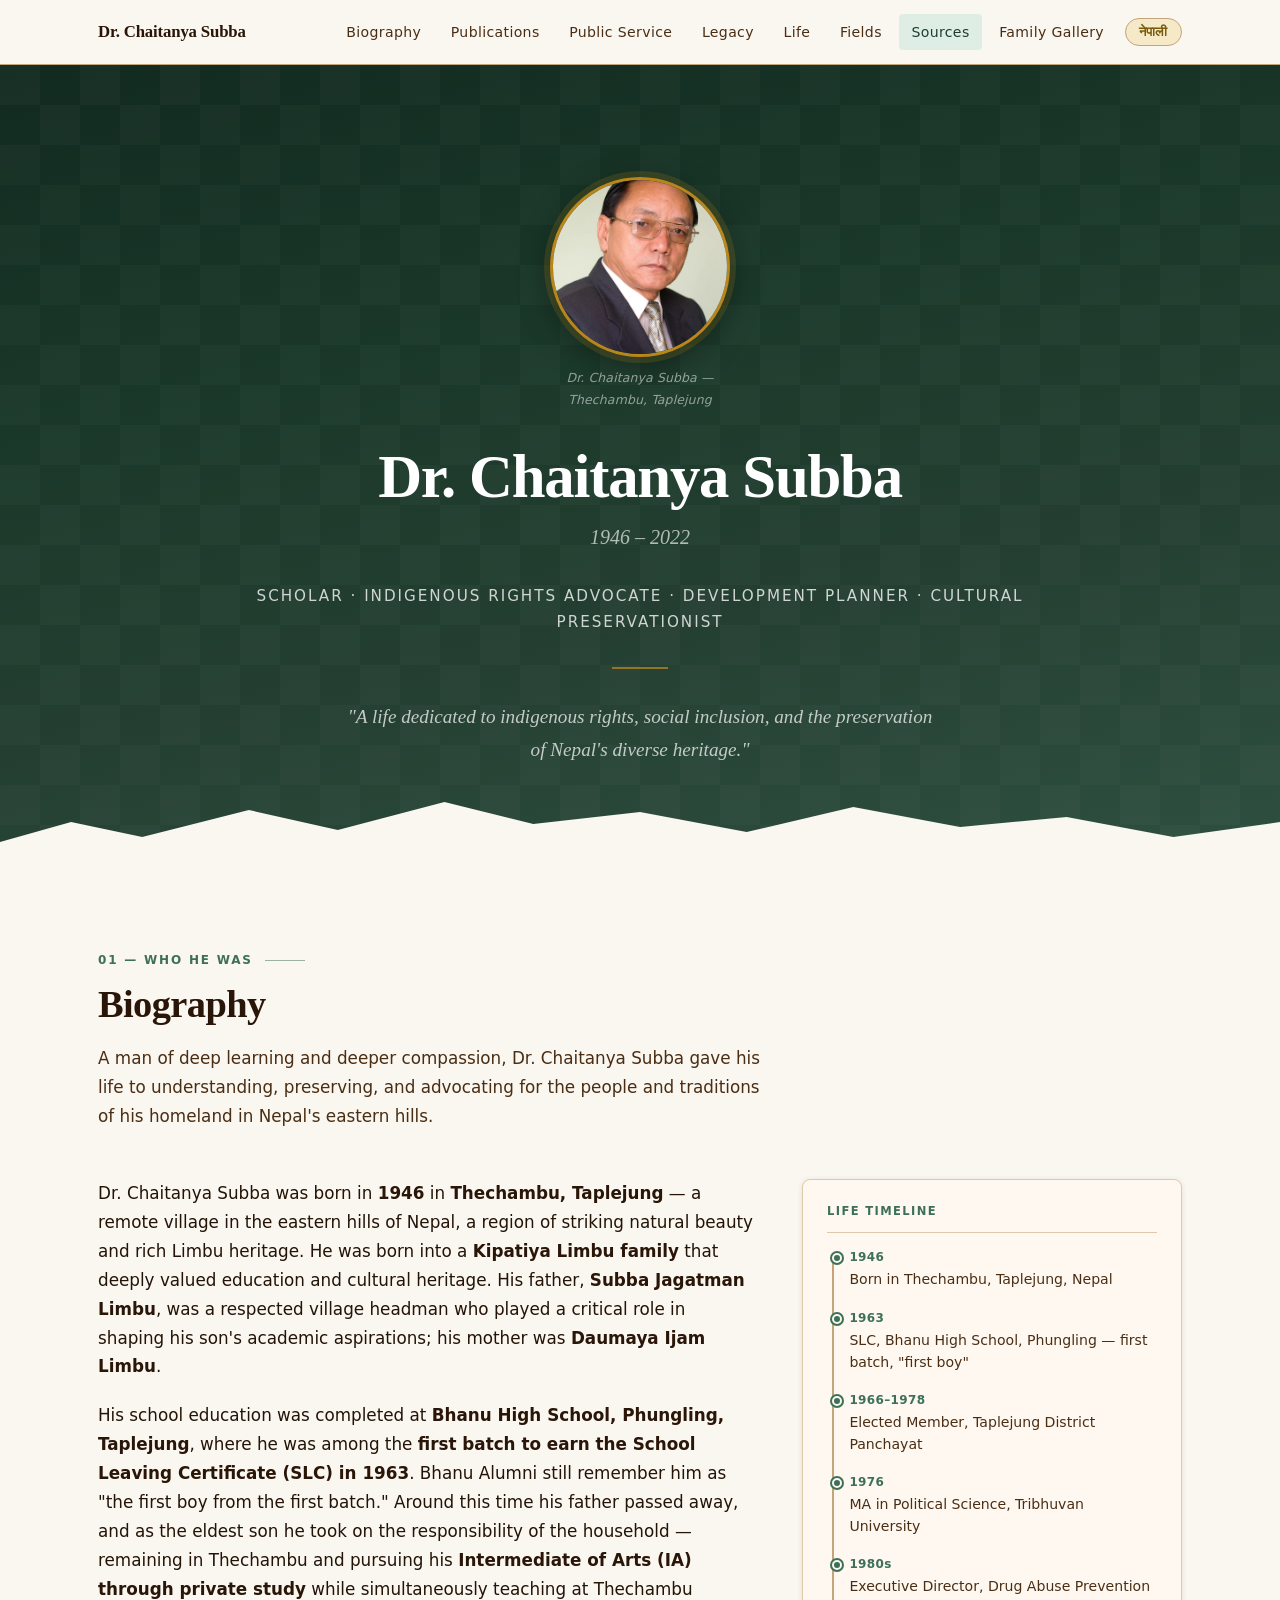
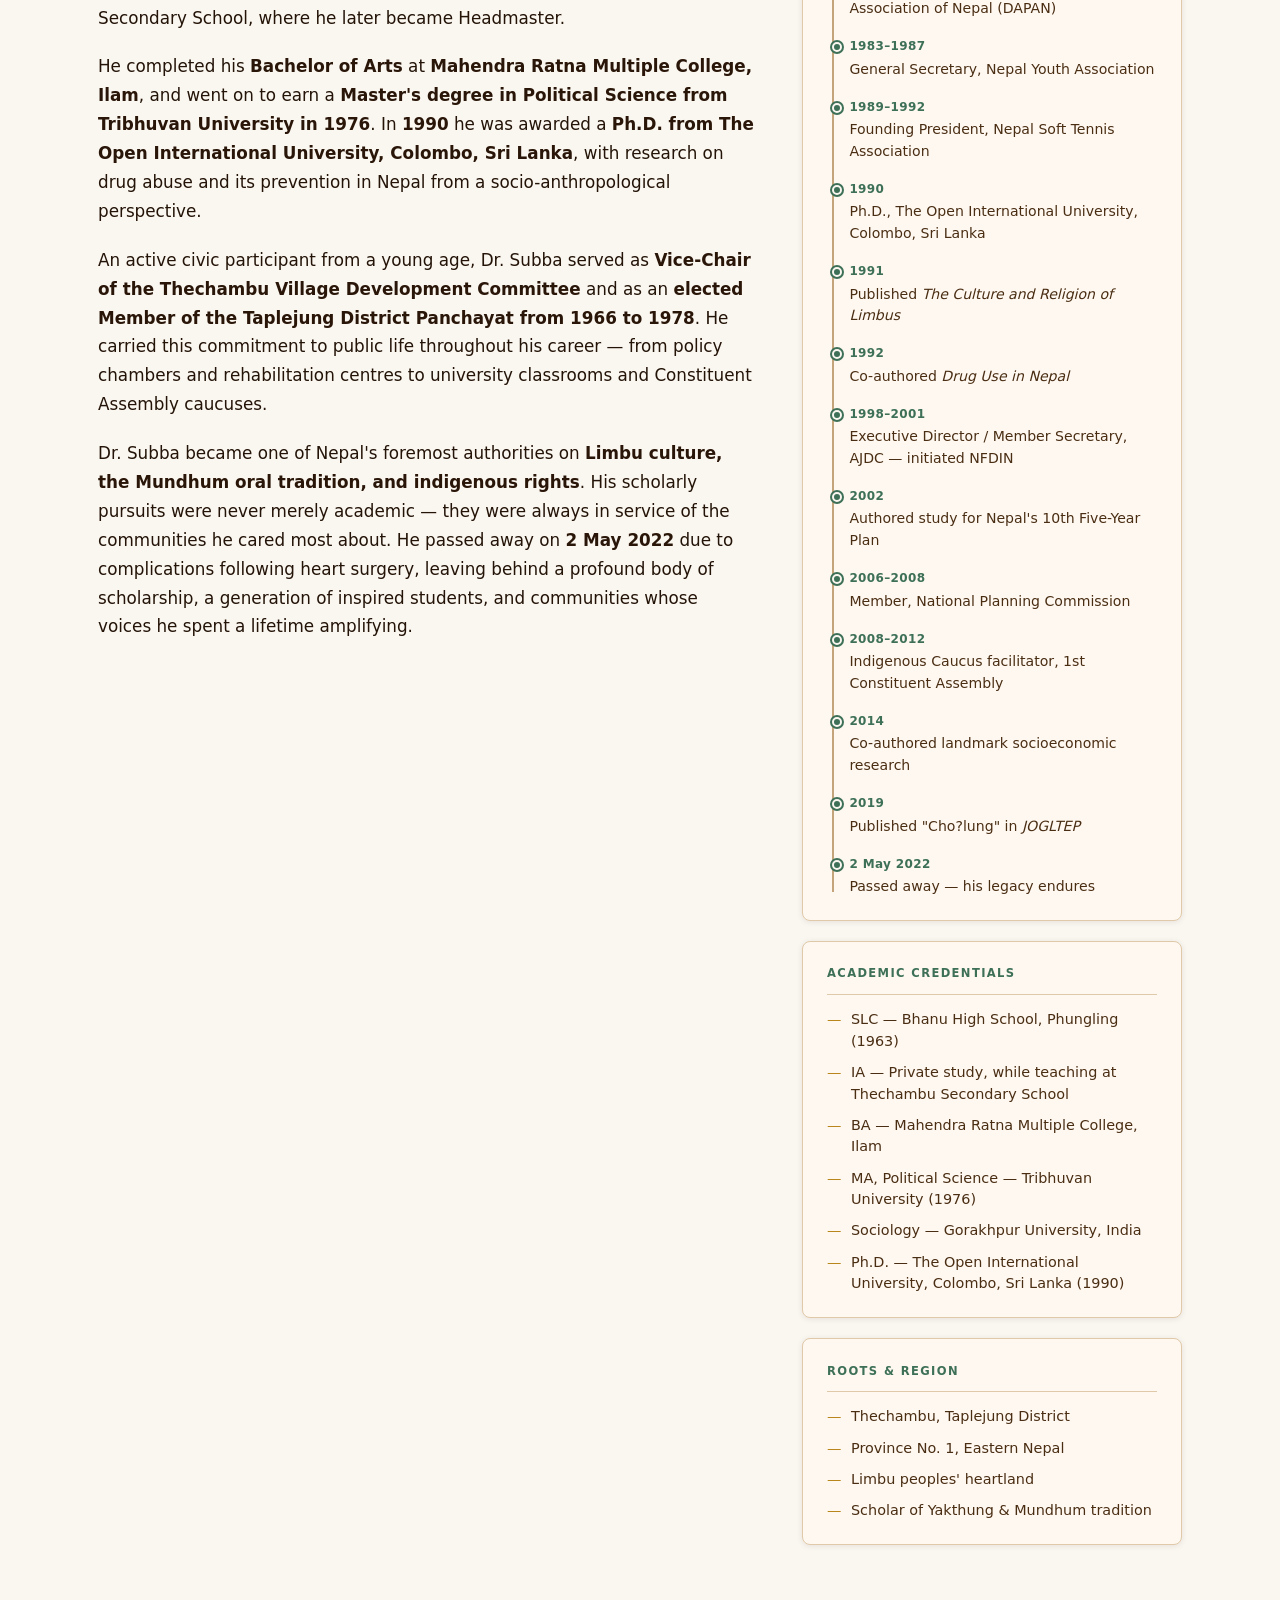
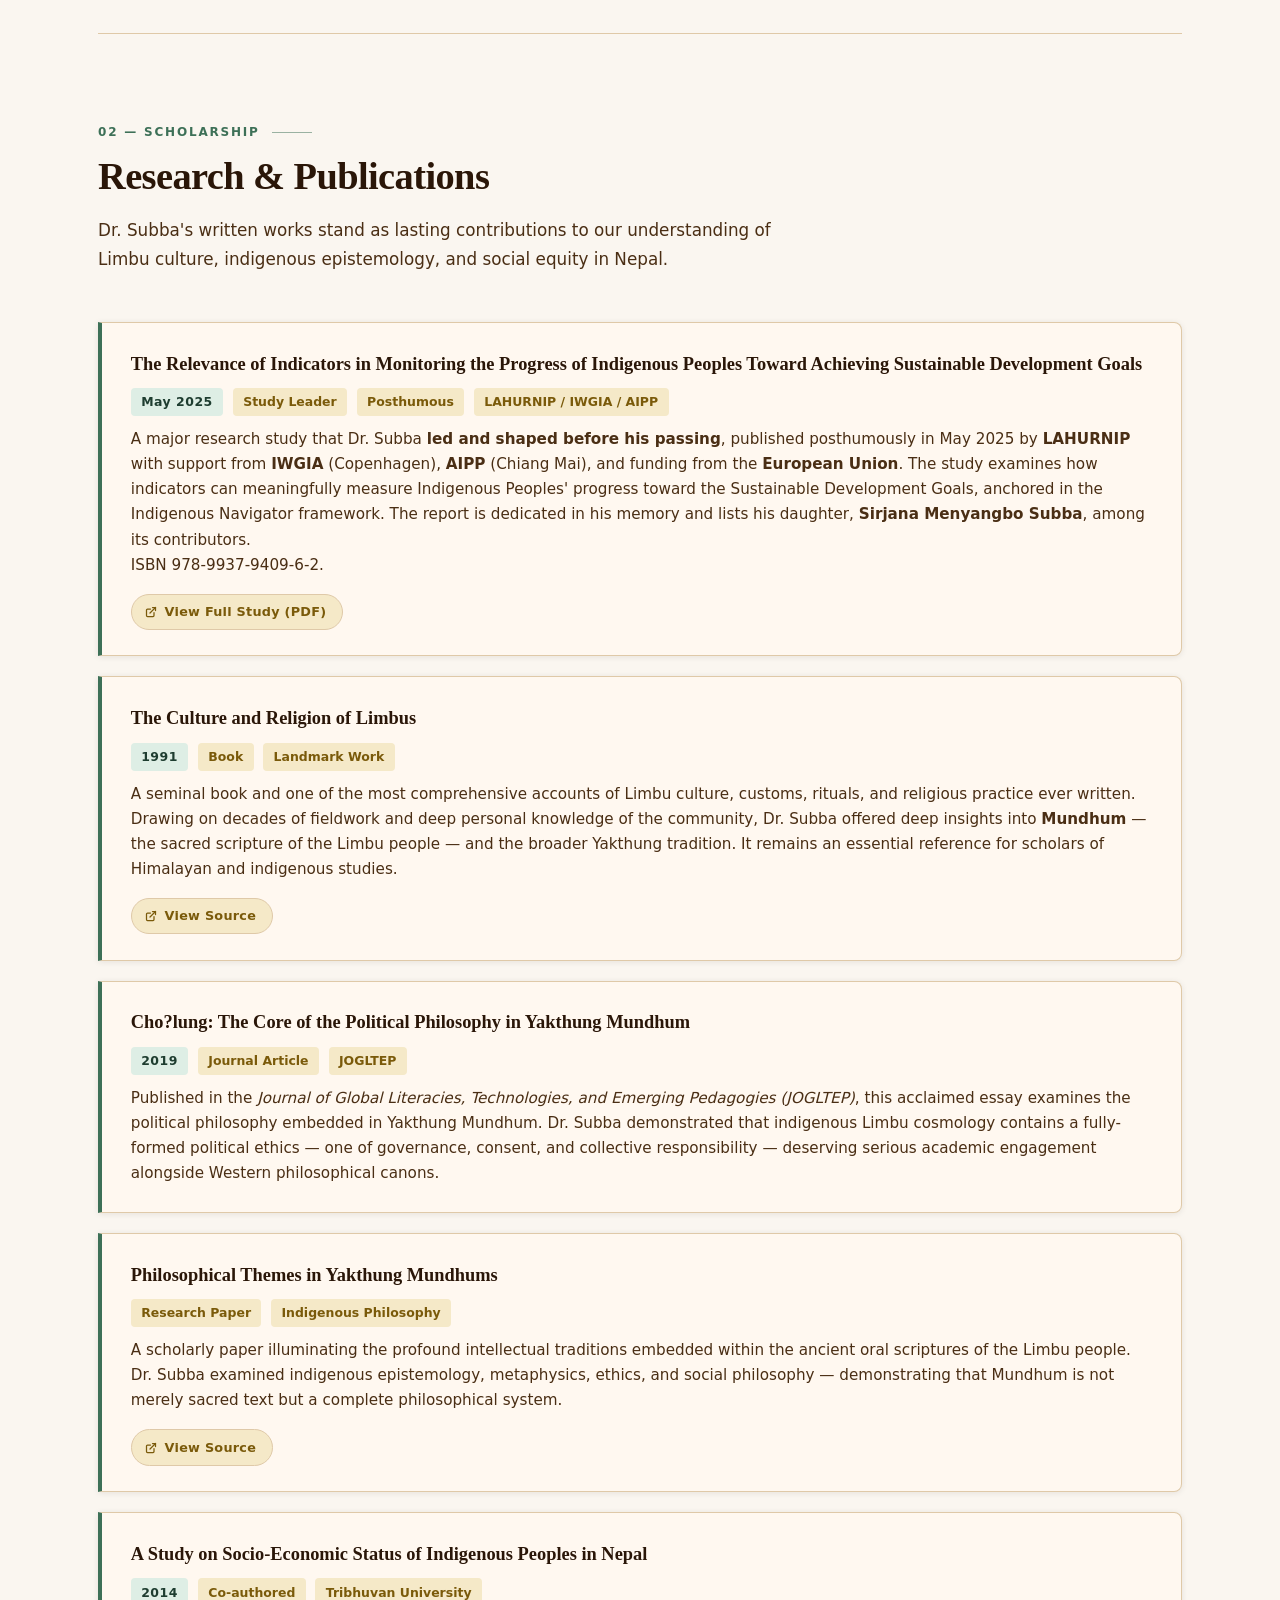
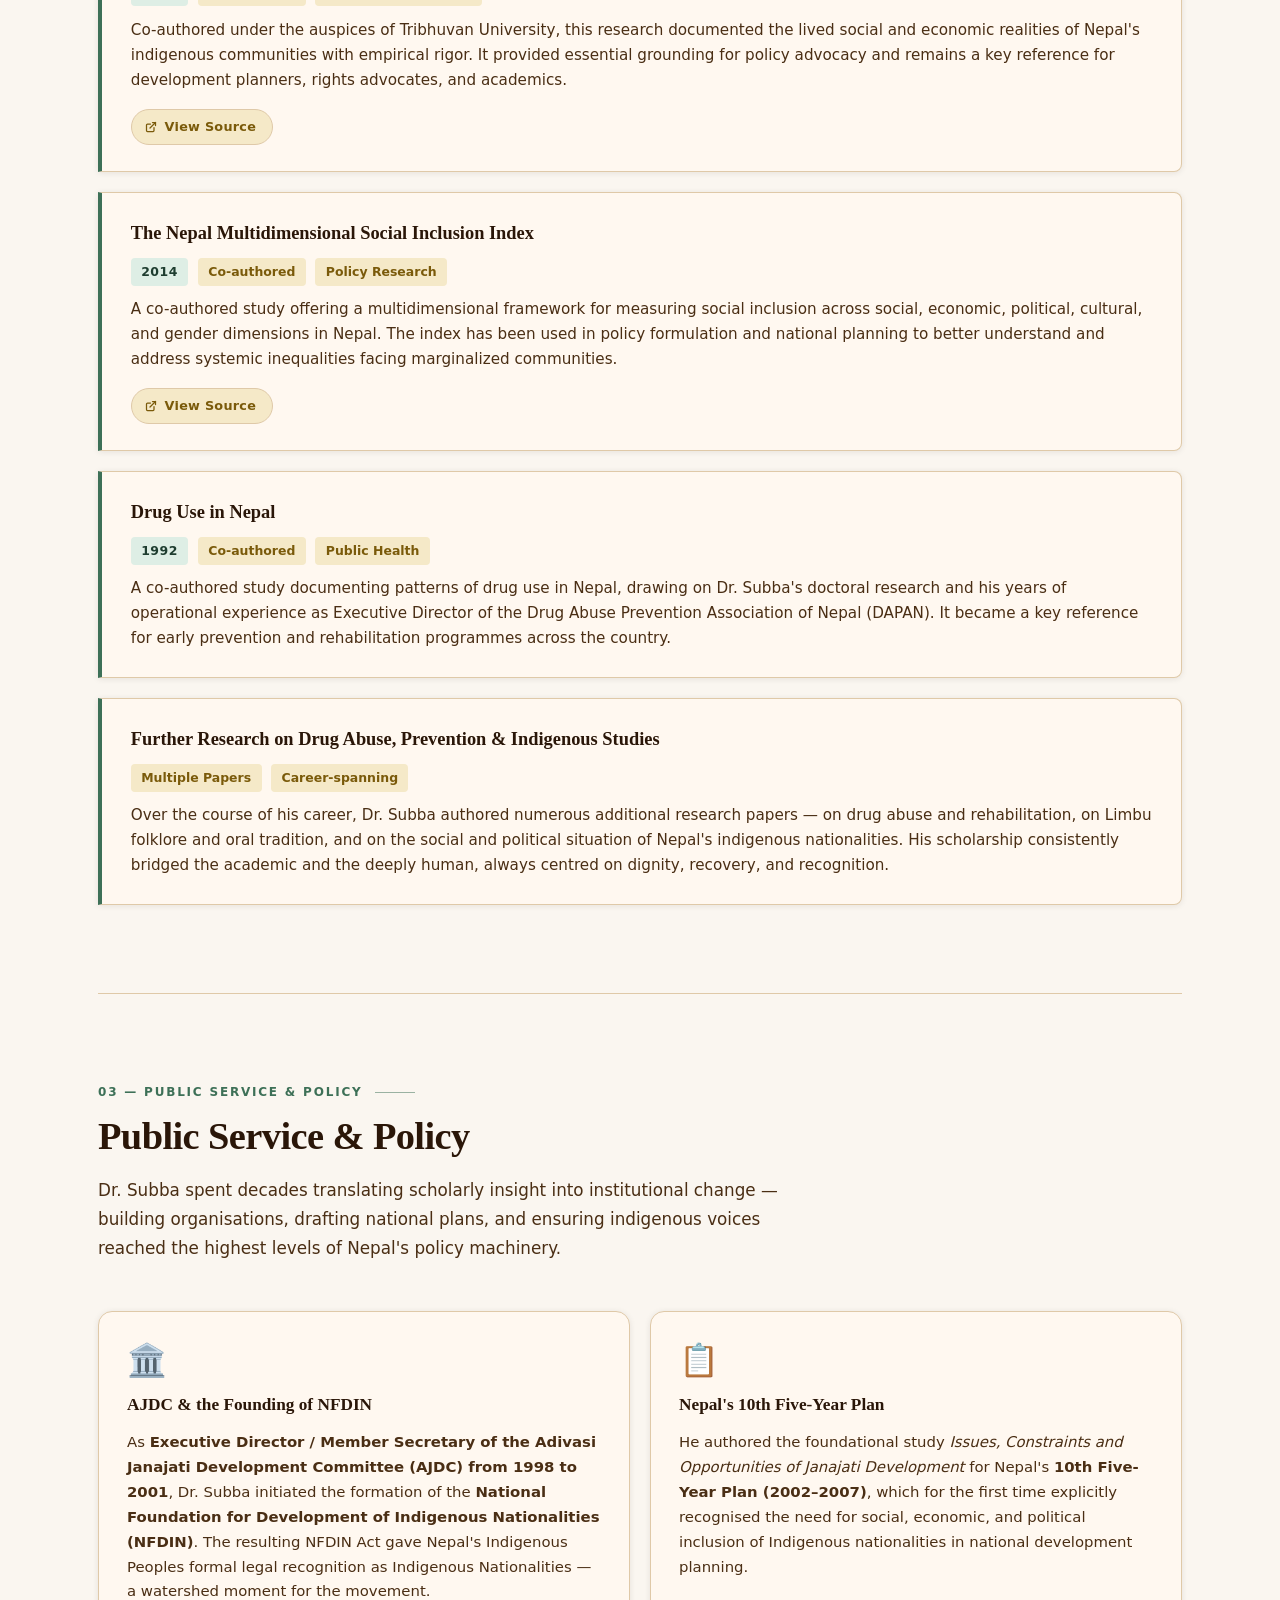
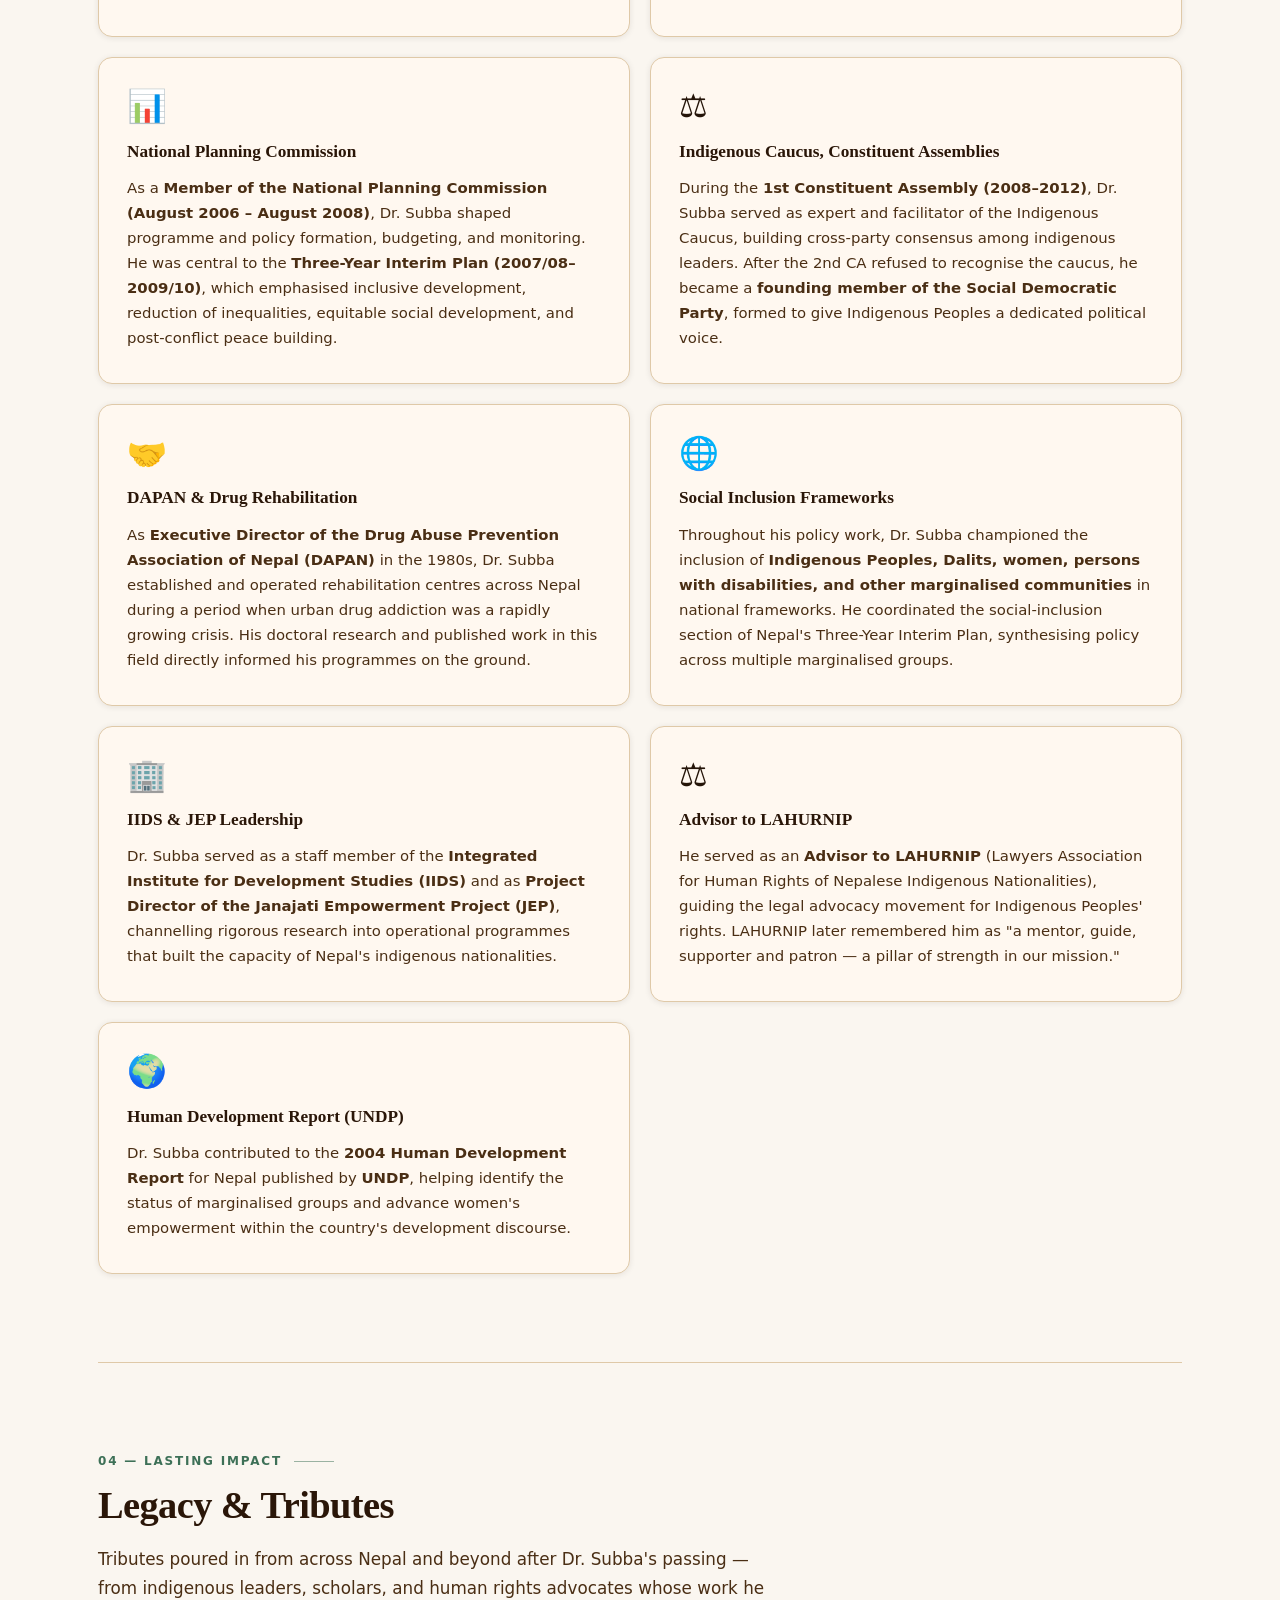
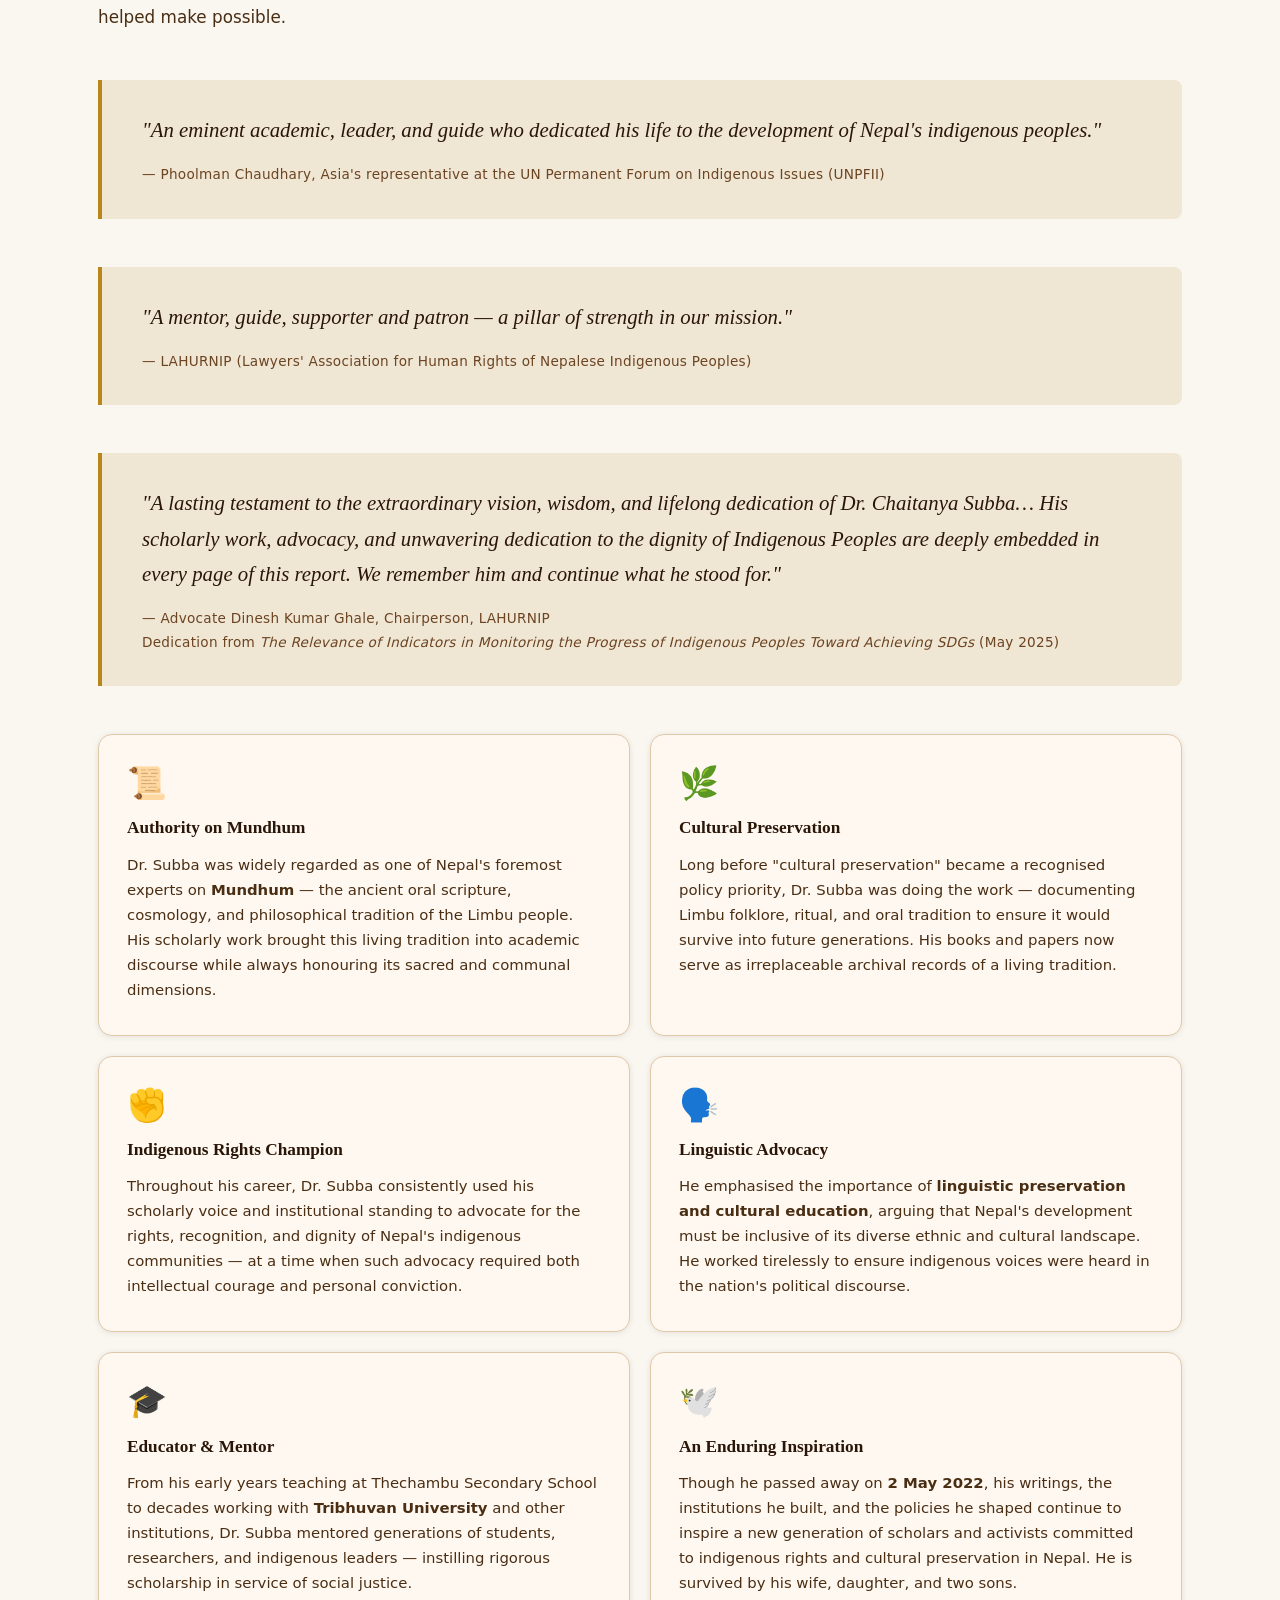
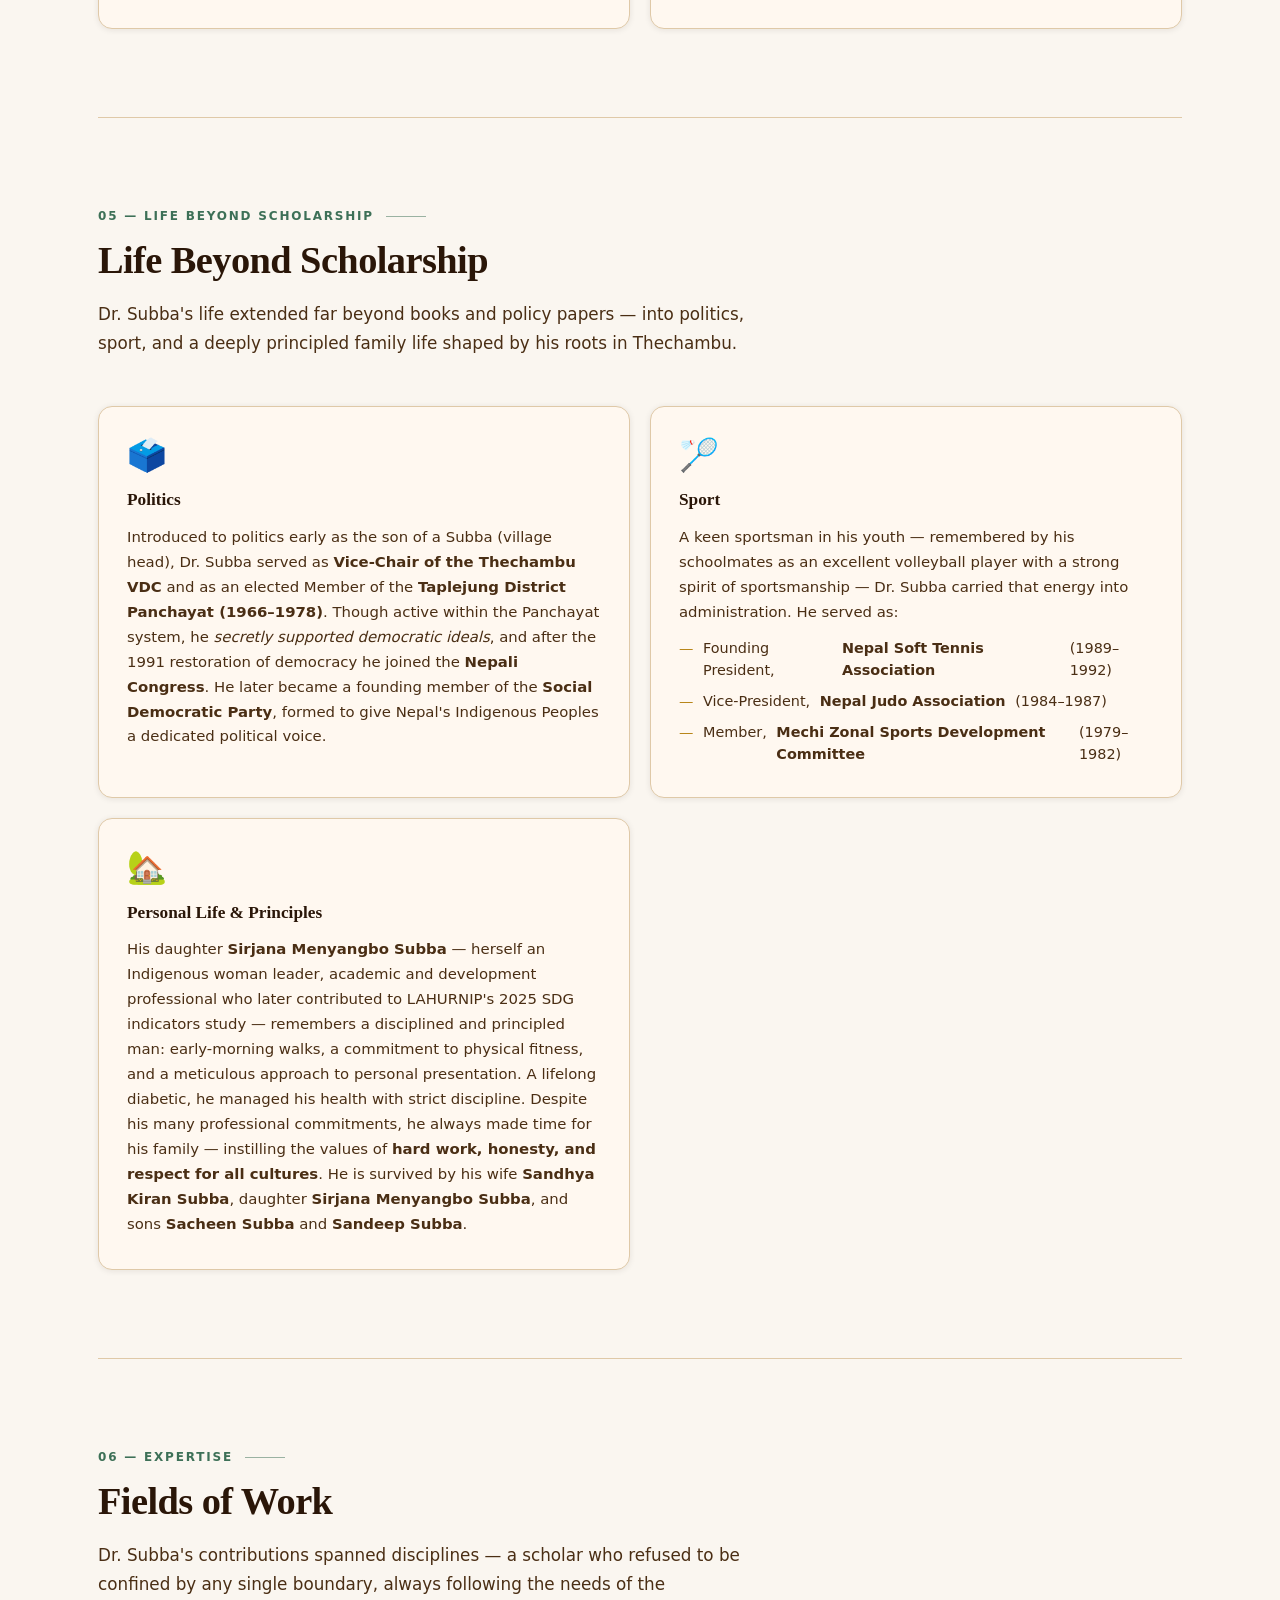
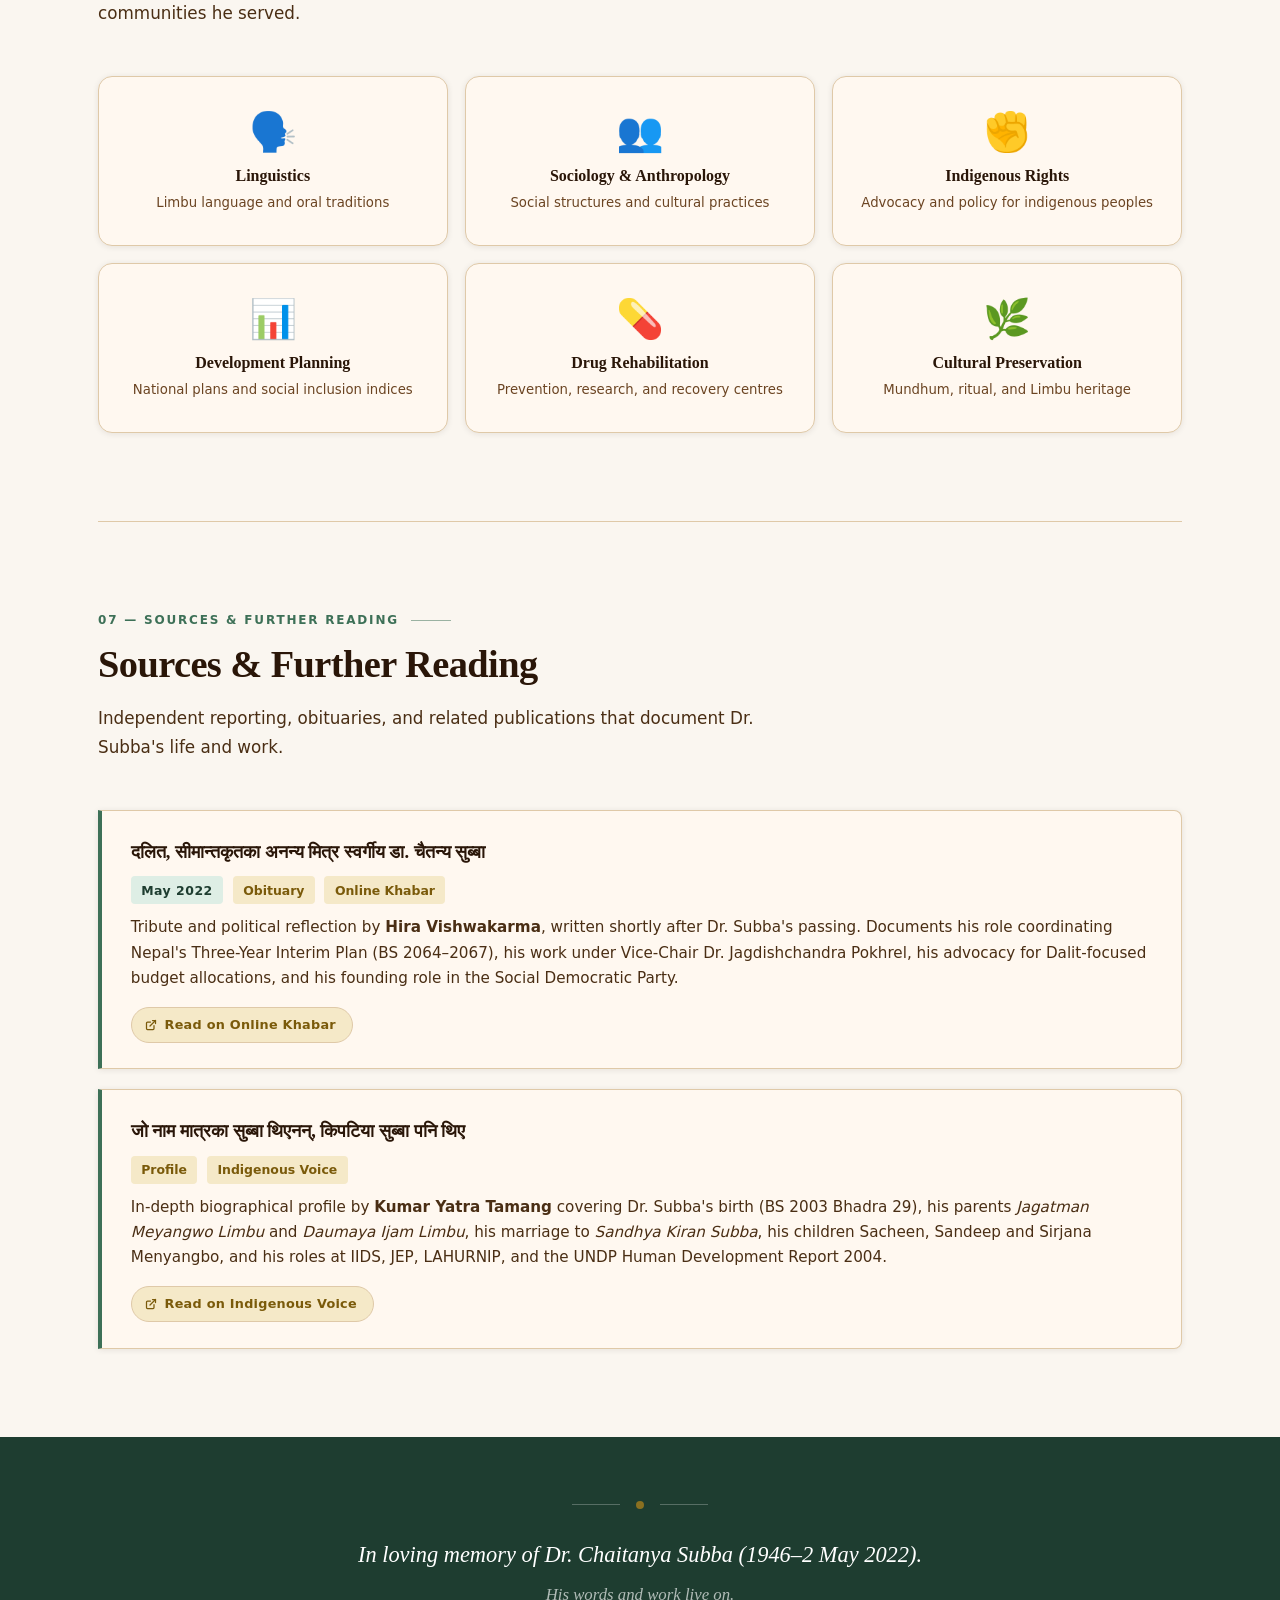
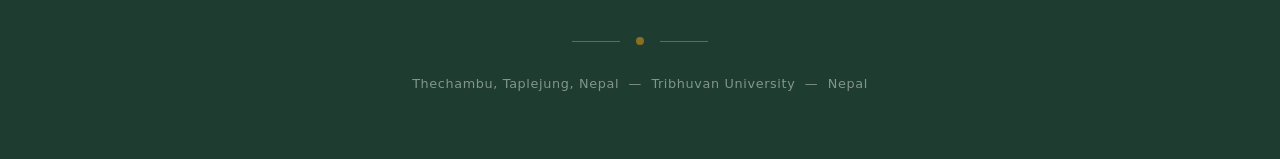
<file: index.html>
<!DOCTYPE html>
<html lang="en">
<head>
  <meta charset="UTF-8">
  <meta name="viewport" content="width=device-width, initial-scale=1.0">
  <meta name="description" content="A tribute to Dr. Chaitanya Subba (1946–2022) — Nepali scholar, linguist, and indigenous rights advocate from Thechambu, Taplejung, Nepal.">
  <title>Dr. Chaitanya Subba — A Living Legacy (1946–2022)</title>
  <style>
    /* ============================================================
       RESET & CUSTOM PROPERTIES
    ============================================================ */
    *, *::before, *::after {
      box-sizing: border-box;
      margin: 0;
      padding: 0;
    }

    :root {
      --bg:            #faf6f0;
      --surface:       #fff8f0;
      --surface-alt:   #f0e6d4;
      --border:        #c4a47a;
      --border-light:  #dfc9a8;

      --text:          #241408;
      --text-muted:    #4a2e14;
      --text-light:    #6b4422;

      --green:         #1e3d30;
      --green-mid:     #2d5a44;
      --green-soft:    #3d7057;
      --green-pale:    #deeee5;

      --gold:          #7a5a0a;
      --gold-bright:   #b8861a;
      --gold-pale:     #f5e9c8;

      --accent:        #4a2e14;
      --accent-dark:   #2a1608;

      --font-serif: Georgia, 'Times New Roman', Times, serif;
      --font-sans:  system-ui, -apple-system, BlinkMacSystemFont, 'Segoe UI', Roboto, 'Helvetica Neue', sans-serif;

      --radius-sm: 4px;
      --radius:    8px;
      --radius-lg: 14px;

      --shadow-sm: 0 1px 6px rgba(36,20,8,0.09);
      --shadow:    0 3px 14px rgba(36,20,8,0.12);
      --shadow-lg: 0 6px 28px rgba(36,20,8,0.18);

      --nav-h: 64px;
    }

    /* ============================================================
       BASE
    ============================================================ */
    html {
      scroll-behavior: smooth;
      font-size: 16px;
    }

    body {
      background: var(--bg);
      color: var(--text);
      font-family: var(--font-sans);
      line-height: 1.72;
    }

    img {
      max-width: 100%;
      display: block;
    }

    /* ============================================================
       SKIP LINK
    ============================================================ */
    .skip-link {
      position: absolute;
      top: -120%;
      left: 1rem;
      z-index: 10000;
      background: var(--green);
      color: #fff;
      padding: 0.6rem 1.4rem;
      font-size: 0.95rem;
      font-weight: 600;
      border-radius: 0 0 var(--radius) var(--radius);
      text-decoration: none;
      transition: top 0.18s ease;
    }
    .skip-link:focus {
      top: 0;
    }

    /* ============================================================
       FOCUS STYLE (WCAG 2.1 AA)
    ============================================================ */
    :focus-visible {
      outline: 3px solid var(--gold-bright);
      outline-offset: 3px;
      border-radius: var(--radius-sm);
    }

    /* ============================================================
       NAVIGATION
    ============================================================ */
    .site-nav {
      position: sticky;
      top: 0;
      z-index: 500;
      background: rgba(250,246,240,0.96);
      border-bottom: 1px solid var(--border);
      backdrop-filter: blur(10px);
      -webkit-backdrop-filter: blur(10px);
    }

    .nav-inner {
      max-width: 1140px;
      margin: 0 auto;
      padding: 0 1.75rem;
      height: var(--nav-h);
      display: flex;
      align-items: center;
      justify-content: space-between;
      gap: 1rem;
    }

    .nav-brand {
      font-family: var(--font-serif);
      font-size: 1.05rem;
      font-weight: 700;
      color: var(--accent-dark);
      text-decoration: none;
      white-space: nowrap;
      letter-spacing: -0.01em;
    }
    .nav-brand:hover { color: var(--green); }

    .nav-links {
      list-style: none;
      display: flex;
      gap: 0.25rem;
    }

    .nav-links a {
      display: block;
      padding: 0.4rem 0.8rem;
      color: var(--text-muted);
      text-decoration: none;
      font-size: 0.88rem;
      font-weight: 500;
      letter-spacing: 0.025em;
      border-radius: var(--radius-sm);
      transition: background 0.15s, color 0.15s;
    }
    .nav-links a:hover,
    .nav-links a[aria-current="location"] {
      background: var(--green-pale);
      color: var(--green);
    }

    /* Hamburger */
    .nav-toggle {
      display: none;
      align-items: center;
      justify-content: center;
      background: none;
      border: 1px solid var(--border);
      border-radius: var(--radius-sm);
      padding: 0.4rem 0.5rem;
      cursor: pointer;
      color: var(--accent);
      transition: background 0.15s;
    }
    .nav-toggle:hover { background: var(--surface-alt); }

    /* Mobile nav drawer */
    @media (max-width: 720px) {
      .nav-toggle { display: flex; }

      .nav-links {
        display: none;
        position: absolute;
        top: var(--nav-h);
        left: 0; right: 0;
        background: var(--bg);
        border-bottom: 1px solid var(--border);
        flex-direction: column;
        padding: 0.75rem 1.25rem 1.25rem;
        gap: 0.1rem;
        box-shadow: var(--shadow);
      }
      .nav-links.is-open { display: flex; }
      .nav-links a { font-size: 0.95rem; padding: 0.55rem 0.8rem; }
    }

    /* ============================================================
       HERO
    ============================================================ */
    .hero {
      position: relative;
      background: linear-gradient(168deg, #122a20 0%, #1a3829 35%, #243f31 65%, #2e5040 100%);
      color: #fff;
      overflow: hidden;
      padding: 7rem 2rem 6rem;
      text-align: center;
    }

    /* Subtle texture overlay */
    .hero::before {
      content: '';
      position: absolute;
      inset: 0;
      background-image: url("data:image/svg+xml,%3Csvg xmlns='http://www.w3.org/2000/svg' width='80' height='80' viewBox='0 0 80 80'%3E%3Cg fill='%23ffffff' fill-opacity='0.025'%3E%3Cpath d='M0 0h40v40H0V0zm40 40h40v40H40V40z'/%3E%3C/g%3E%3C/svg%3E");
      pointer-events: none;
    }

    /* Mountain silhouette at base */
    .hero::after {
      content: '';
      position: absolute;
      bottom: 0; left: 0; right: 0;
      height: 60px;
      background: url("data:image/svg+xml,%3Csvg xmlns='http://www.w3.org/2000/svg' viewBox='0 0 1440 60' preserveAspectRatio='none'%3E%3Cpath d='M0,60 L0,40 L80,20 L160,35 L280,8 L380,28 L500,0 L600,22 L720,10 L840,30 L960,5 L1080,25 L1200,15 L1320,35 L1440,20 L1440,60 Z' fill='%23faf6f0'/%3E%3C/svg%3E") center bottom / 100% 100% no-repeat;
      pointer-events: none;
    }

    .hero-inner {
      position: relative;
      z-index: 1;
      max-width: 860px;
      margin: 0 auto;
    }

    .hero-monogram {
      width: 108px;
      height: 108px;
      border-radius: 50%;
      background: rgba(255,255,255,0.09);
      border: 2px solid rgba(255,255,255,0.28);
      display: flex;
      align-items: center;
      justify-content: center;
      margin: 0 auto 2rem;
      font-family: var(--font-serif);
      font-size: 2.6rem;
      color: rgba(255,255,255,0.88);
      letter-spacing: -0.03em;
      box-shadow: 0 0 0 8px rgba(255,255,255,0.05), inset 0 1px 0 rgba(255,255,255,0.1);
    }

    .hero h1 {
      font-family: var(--font-serif);
      font-size: clamp(2.1rem, 5.5vw, 3.8rem);
      font-weight: 700;
      line-height: 1.15;
      color: #fff;
      letter-spacing: -0.02em;
      margin-bottom: 0.5rem;
    }

    .hero-years {
      font-family: var(--font-serif);
      font-size: 1.25rem;
      font-style: italic;
      color: rgba(255,255,255,0.65);
      margin-bottom: 1.75rem;
    }

    .hero-subtitle {
      font-size: clamp(0.8rem, 1.8vw, 0.95rem);
      text-transform: uppercase;
      letter-spacing: 0.13em;
      color: rgba(255,255,255,0.78);
      font-weight: 400;
    }

    .hero-rule {
      width: 56px;
      height: 2px;
      background: rgba(184,134,26,0.75);
      margin: 2rem auto;
      border: none;
    }

    .hero-tagline {
      font-family: var(--font-serif);
      font-size: clamp(1rem, 2.2vw, 1.2rem);
      font-style: italic;
      color: rgba(255,255,255,0.72);
      max-width: 600px;
      margin: 0 auto;
      line-height: 1.7;
    }

    /* ============================================================
       PAGE WRAPPER
    ============================================================ */
    .page-wrap {
      max-width: 1140px;
      margin: 0 auto;
      padding: 0 1.75rem;
    }

    /* ============================================================
       SECTIONS
    ============================================================ */
    .section {
      padding: 5.5rem 0;
    }

    .section + .section {
      border-top: 1px solid var(--border-light);
    }

    .section-eyebrow {
      display: flex;
      align-items: center;
      gap: 0.75rem;
      margin-bottom: 0.6rem;
    }

    .section-eyebrow-text {
      font-size: 0.75rem;
      font-weight: 700;
      letter-spacing: 0.15em;
      text-transform: uppercase;
      color: var(--green-soft);
    }

    .section-eyebrow-line {
      flex: 1;
      max-width: 40px;
      height: 1px;
      background: var(--green-soft);
      opacity: 0.5;
    }

    .section-title {
      font-family: var(--font-serif);
      font-size: clamp(1.7rem, 3vw, 2.4rem);
      color: var(--accent-dark);
      line-height: 1.25;
      margin-bottom: 1rem;
      letter-spacing: -0.015em;
    }

    .section-lead {
      font-size: 1.05rem;
      color: var(--text-muted);
      max-width: 680px;
      margin-bottom: 3rem;
    }

    /* ============================================================
       BIOGRAPHY
    ============================================================ */
    .bio-layout {
      display: grid;
      grid-template-columns: 1fr 380px;
      gap: 3rem;
      align-items: start;
    }

    .bio-body p {
      font-size: 1.05rem;
      color: var(--text);
      margin-bottom: 1.25rem;
      max-width: 680px;
    }
    .bio-body p:last-child { margin-bottom: 0; }
    .bio-body strong { color: var(--accent-dark); font-weight: 600; }

    /* Sidebar cards */
    .bio-aside { display: flex; flex-direction: column; gap: 1.25rem; }

    .info-card {
      background: var(--surface);
      border: 1px solid var(--border-light);
      border-radius: var(--radius);
      padding: 1.4rem 1.5rem;
      box-shadow: var(--shadow-sm);
    }

    .info-card-title {
      font-size: 0.72rem;
      font-weight: 700;
      letter-spacing: 0.12em;
      text-transform: uppercase;
      color: var(--green-soft);
      margin-bottom: 0.9rem;
      padding-bottom: 0.6rem;
      border-bottom: 1px solid var(--border-light);
    }

    /* Timeline inside card */
    .timeline {
      position: relative;
      list-style: none;
      padding-left: 1.4rem;
    }
    .timeline::before {
      content: '';
      position: absolute;
      left: 5px; top: 6px; bottom: 6px;
      width: 2px;
      background: var(--border);
    }
    .timeline-item {
      position: relative;
      padding-bottom: 1.1rem;
    }
    .timeline-item:last-child { padding-bottom: 0; }
    .timeline-item::before {
      content: '';
      position: absolute;
      left: -1.1rem;
      top: 6px;
      width: 10px; height: 10px;
      border-radius: 50%;
      background: var(--green-soft);
      border: 2px solid var(--bg);
      box-shadow: 0 0 0 2px var(--green-soft);
    }
    .tl-year {
      font-size: 0.75rem;
      font-weight: 700;
      color: var(--green-soft);
      margin-bottom: 0.1rem;
      letter-spacing: 0.03em;
    }
    .tl-text {
      font-size: 0.88rem;
      color: var(--text-muted);
      line-height: 1.5;
    }

    /* Credentials list */
    .cred-list {
      list-style: none;
      display: flex;
      flex-direction: column;
      gap: 0.6rem;
    }
    .cred-list li {
      display: flex;
      gap: 0.6rem;
      font-size: 0.9rem;
      color: var(--text-muted);
      line-height: 1.5;
    }
    .cred-list li::before {
      content: '—';
      color: var(--gold-bright);
      flex-shrink: 0;
    }

    /* ============================================================
       PUBLICATIONS
    ============================================================ */
    .pub-list {
      list-style: none;
      display: flex;
      flex-direction: column;
      gap: 1.25rem;
    }

    .pub-item {
      background: var(--surface);
      border: 1px solid var(--border-light);
      border-left: 4px solid var(--green-soft);
      border-radius: 0 var(--radius) var(--radius) 0;
      padding: 1.6rem 1.8rem;
      box-shadow: var(--shadow-sm);
      transition: transform 0.2s, box-shadow 0.2s;
    }
    .pub-item:hover {
      transform: translateX(5px);
      box-shadow: var(--shadow);
    }
    @media (prefers-reduced-motion: reduce) {
      .pub-item:hover { transform: none; }
    }

    .pub-title {
      font-family: var(--font-serif);
      font-size: 1.15rem;
      font-weight: 700;
      color: var(--accent-dark);
      margin-bottom: 0.5rem;
      font-style: normal;
    }
    cite { font-style: normal; }

    .pub-meta {
      display: flex;
      align-items: center;
      gap: 0.6rem;
      flex-wrap: wrap;
      margin-bottom: 0.7rem;
    }

    .pub-badge {
      display: inline-flex;
      align-items: center;
      background: var(--green-pale);
      color: var(--green);
      padding: 0.2rem 0.65rem;
      border-radius: var(--radius-sm);
      font-size: 0.78rem;
      font-weight: 700;
      letter-spacing: 0.04em;
    }

    .pub-tag {
      display: inline-flex;
      align-items: center;
      background: var(--gold-pale);
      color: var(--gold);
      padding: 0.2rem 0.65rem;
      border-radius: var(--radius-sm);
      font-size: 0.78rem;
      font-weight: 600;
    }

    .pub-desc {
      font-size: 0.95rem;
      color: var(--text-muted);
      line-height: 1.65;
    }

    /* ============================================================
       LEGACY
    ============================================================ */
    .blockquote-pull {
      background: var(--surface-alt);
      border-left: 4px solid var(--gold-bright);
      border-radius: 0 var(--radius) var(--radius) 0;
      padding: 2rem 2.5rem;
      margin: 0 0 3rem;
    }
    .blockquote-pull p {
      font-family: var(--font-serif);
      font-size: clamp(1.05rem, 2vw, 1.3rem);
      font-style: italic;
      color: var(--accent-dark);
      line-height: 1.7;
    }

    .legacy-grid {
      display: grid;
      grid-template-columns: 1fr 1fr;
      gap: 1.25rem;
    }

    .legacy-card {
      background: var(--surface);
      border: 1px solid var(--border-light);
      border-radius: var(--radius-lg);
      padding: 2rem 1.75rem;
      box-shadow: var(--shadow-sm);
      transition: box-shadow 0.2s, transform 0.2s;
    }
    .legacy-card:hover {
      box-shadow: var(--shadow);
      transform: translateY(-3px);
    }
    @media (prefers-reduced-motion: reduce) {
      .legacy-card:hover { transform: none; }
    }

    .legacy-icon {
      font-size: 2rem;
      line-height: 1;
      display: block;
      margin-bottom: 0.9rem;
    }

    .legacy-card-title {
      font-family: var(--font-serif);
      font-size: 1.08rem;
      font-weight: 700;
      color: var(--accent-dark);
      margin-bottom: 0.6rem;
    }

    .legacy-card-body {
      font-size: 0.93rem;
      color: var(--text-muted);
      line-height: 1.68;
    }
    .legacy-card-body strong { color: var(--accent); }

    /* ============================================================
       FIELDS OF WORK
    ============================================================ */
    .fields-grid {
      display: grid;
      grid-template-columns: repeat(3, 1fr);
      gap: 1.1rem;
    }

    .field-card {
      background: var(--surface);
      border: 1px solid var(--border-light);
      border-radius: var(--radius-lg);
      padding: 2.25rem 1.5rem 2rem;
      text-align: center;
      box-shadow: var(--shadow-sm);
      transition: background 0.2s, box-shadow 0.2s, transform 0.2s;
    }
    .field-card:hover {
      background: var(--green-pale);
      border-color: var(--green-soft);
      box-shadow: var(--shadow);
      transform: translateY(-5px);
    }
    @media (prefers-reduced-motion: reduce) {
      .field-card:hover { transform: none; }
    }

    .field-icon {
      font-size: 2.4rem;
      line-height: 1;
      display: block;
      margin-bottom: 0.85rem;
    }

    .field-name {
      font-family: var(--font-serif);
      font-size: 1rem;
      font-weight: 700;
      color: var(--accent-dark);
      line-height: 1.35;
    }

    .field-desc {
      font-size: 0.83rem;
      color: var(--text-light);
      margin-top: 0.4rem;
      line-height: 1.5;
    }

    /* ============================================================
       FOOTER
    ============================================================ */
    .site-footer {
      background: var(--green);
      color: rgba(255,255,255,0.88);
      text-align: center;
      padding: 4rem 2rem;
    }

    .footer-ornament {
      display: flex;
      align-items: center;
      justify-content: center;
      gap: 1rem;
      margin-bottom: 1.75rem;
    }
    .footer-ornament-line {
      width: 48px;
      height: 1px;
      background: rgba(255,255,255,0.25);
    }
    .footer-ornament-dot {
      width: 8px;
      height: 8px;
      border-radius: 50%;
      background: rgba(184,134,26,0.7);
    }

    .footer-memorial {
      font-family: var(--font-serif);
      font-size: clamp(1.1rem, 2.5vw, 1.4rem);
      font-style: italic;
      color: #fff;
      line-height: 1.6;
      margin-bottom: 0.5rem;
    }

    .footer-tagline {
      font-family: var(--font-serif);
      font-size: 1.05rem;
      font-style: italic;
      color: rgba(255,255,255,0.65);
      margin-bottom: 1.75rem;
    }

    .footer-meta {
      font-size: 0.8rem;
      color: rgba(255,255,255,0.45);
      letter-spacing: 0.05em;
    }

    /* ============================================================
       UTILITIES
    ============================================================ */
    .visually-hidden {
      position: absolute;
      width: 1px; height: 1px;
      padding: 0; margin: -1px;
      overflow: hidden;
      clip: rect(0,0,0,0);
      white-space: nowrap;
      border: 0;
    }

    /* ============================================================
       NAV RIGHT CLUSTER
    ============================================================ */
    .nav-right {
      display: flex;
      align-items: center;
      gap: 0.5rem;
    }

    /* ============================================================
       HERO PORTRAIT
    ============================================================ */
    .hero-portrait {
      margin: 0 auto 2rem;
      width: 180px;
      display: block;
      text-align: center;
    }
    .hero-portrait-img,
    .hero-portrait-fallback {
      width: 180px;
      height: 180px;
      border-radius: 50%;
      border: 3px solid var(--gold-bright);
      box-shadow: 0 0 0 6px rgba(184,134,26,0.18), 0 8px 32px rgba(0,0,0,0.38);
      display: block;
    }
    .hero-portrait-img {
      object-fit: cover;
    }
    .hero-portrait-fallback {
      background: var(--green);
      display: flex;
      align-items: center;
      justify-content: center;
      font-family: var(--font-serif);
      font-size: 3.2rem;
      font-weight: 700;
      color: #f5e9c8;
      letter-spacing: -0.03em;
    }
    .hero-portrait-fallback[hidden] { display: none; }
    .hero-portrait-caption {
      display: block;
      font-size: 0.78rem;
      color: rgba(255,255,255,0.52);
      font-style: italic;
      margin-top: 0.65rem;
      text-align: center;
      letter-spacing: 0.01em;
    }

    /* ============================================================
       PUBLICATION SOURCE LINKS
    ============================================================ */
    .pub-source-link {
      display: inline-flex;
      align-items: center;
      gap: 0.45rem;
      margin-top: 1rem;
      padding: 0.38rem 1rem 0.38rem 0.85rem;
      background: var(--gold-pale);
      color: var(--gold);
      border: 1px solid var(--border-light);
      border-radius: 999px;
      font-size: 0.8rem;
      font-weight: 600;
      text-decoration: none;
      transition: background 0.15s, color 0.15s, border-color 0.15s, box-shadow 0.15s;
      letter-spacing: 0.02em;
    }
    .pub-source-link:hover {
      background: var(--gold-bright);
      color: #fff;
      border-color: var(--gold-bright);
      box-shadow: var(--shadow-sm);
    }
    .pub-source-link svg { flex-shrink: 0; }

    /* ============================================================
       LANGUAGE TOGGLE BUTTON
    ============================================================ */
    .lang-btn {
      display: inline-flex;
      align-items: center;
      gap: 0.3rem;
      padding: 0.32rem 0.85rem;
      background: var(--gold-pale);
      color: var(--gold);
      border: 1px solid var(--border);
      border-radius: 999px;
      font-size: 0.8rem;
      font-weight: 600;
      cursor: pointer;
      white-space: nowrap;
      font-family: var(--font-sans);
      flex-shrink: 0;
      transition: background 0.15s, color 0.15s, border-color 0.15s;
    }
    .lang-btn:hover {
      background: var(--gold-bright);
      color: #fff;
      border-color: var(--gold-bright);
    }
    /* Drawer item: hidden on desktop, shown on mobile */
    .lang-toggle-li { display: none; }
    @media (max-width: 720px) {
      .lang-btn-nav { display: none; }
      .lang-toggle-li {
        display: block;
        padding: 0.5rem 0.8rem 0.65rem;
        border-bottom: 1px solid var(--border-light);
        margin-bottom: 0.3rem;
      }
      .lang-toggle-li .lang-btn {
        width: 100%;
        justify-content: center;
        font-size: 0.92rem;
        padding: 0.45rem 1rem;
      }
    }

    /* ============================================================
       RESPONSIVE
    ============================================================ */
    @media (max-width: 900px) {
      .bio-layout {
        grid-template-columns: 1fr;
      }
      .legacy-grid {
        grid-template-columns: 1fr;
      }
      .fields-grid {
        grid-template-columns: repeat(2, 1fr);
      }
    }

    @media (max-width: 560px) {
      .hero { padding: 5rem 1.25rem 4.5rem; }
      .section { padding: 4rem 0; }
      .page-wrap { padding: 0 1.1rem; }
      .fields-grid { grid-template-columns: 1fr; }
      .blockquote-pull { padding: 1.5rem; }
      .pub-item { padding: 1.25rem 1.35rem; }
    }

    /* ============================================================
       PRINT
    ============================================================ */
    @media print {
      .skip-link, .site-nav { display: none; }
      .hero { background: none; color: var(--text); padding: 2rem 0; }
      .hero h1, .hero-years, .hero-subtitle, .hero-tagline { color: var(--text); }
      .hero::before, .hero::after { display: none; }
      .section { break-inside: avoid; }
    }

    /* ============================================================
       REDUCED MOTION
    ============================================================ */
    @media (prefers-reduced-motion: reduce) {
      html { scroll-behavior: auto; }
      *, *::before, *::after { transition-duration: 0.01ms !important; animation-duration: 0.01ms !important; }
    }
  </style>
</head>
<body>

  <!-- ══════════════════════════════════════════
       SKIP LINK (keyboard / screen reader first)
  ══════════════════════════════════════════ -->
  <a href="#main-content" class="skip-link">Skip to main content</a>

  <!-- ══════════════════════════════════════════
       NAVIGATION
  ══════════════════════════════════════════ -->
  <nav class="site-nav" aria-label="Main site navigation">
    <div class="nav-inner">
      <a href="#hero" class="nav-brand" aria-label="Dr. Chaitanya Subba — return to top">
        Dr. Chaitanya Subba
      </a>

      <div class="nav-right">
        <ul class="nav-links" id="nav-links" role="list">
          <li class="lang-toggle-li">
            <button class="lang-btn" id="lang-btn-drawer" aria-label="Switch to Nepali language">
              नेपाली
            </button>
          </li>
          <li><a href="#biography" data-i18n="nav-biography">Biography</a></li>
          <li><a href="#publications" data-i18n="nav-publications">Publications</a></li>
          <li><a href="#service" data-i18n="nav-service">Public Service</a></li>
          <li><a href="#legacy" data-i18n="nav-legacy">Legacy</a></li>
          <li><a href="#life" data-i18n="nav-life">Life</a></li>
          <li><a href="#fields" data-i18n="nav-fields">Fields</a></li>
          <li><a href="#sources" data-i18n="nav-sources">Sources</a></li>
          <li><a href="gallery/login.html" data-i18n="nav-gallery">Family Gallery</a></li>
        </ul>

        <button class="lang-btn lang-btn-nav" id="lang-btn-nav" aria-label="Switch to Nepali language">
          नेपाली
        </button>

        <button
          class="nav-toggle"
          id="nav-toggle"
          aria-expanded="false"
          aria-controls="nav-links"
          aria-label="Toggle navigation menu"
        >
          <svg width="22" height="22" viewBox="0 0 24 24" fill="none"
               stroke="currentColor" stroke-width="2" stroke-linecap="round"
               stroke-linejoin="round" aria-hidden="true" focusable="false">
            <line x1="3" y1="6"  x2="21" y2="6"/>
            <line x1="3" y1="12" x2="21" y2="12"/>
            <line x1="3" y1="18" x2="21" y2="18"/>
          </svg>
        </button>
      </div>
    </div>
  </nav>

  <!-- ══════════════════════════════════════════
       HERO
  ══════════════════════════════════════════ -->
  <header id="hero" role="banner">
    <div class="hero">
      <div class="hero-inner">
        <figure class="hero-portrait">
          <img
            id="hero-photo"
            src="Baba.jpg"
            alt="Portrait of Dr. Chaitanya Subba, scholar and indigenous rights advocate"
            class="hero-portrait-img"
            style="display:none"
            onload="this.style.display='block';document.getElementById('hero-portrait-fallback').hidden=true;"
            onerror="this.alt='';"
          >
          <div id="hero-portrait-fallback" class="hero-portrait-fallback" aria-hidden="true">CS</div>
          <figcaption class="hero-portrait-caption">Dr. Chaitanya Subba — Thechambu, Taplejung</figcaption>
        </figure>

        <h1>Dr. Chaitanya Subba</h1>

        <p class="hero-years">
          <time datetime="1946">1946</time>
          <span aria-hidden="true"> – </span>
          <time datetime="2022">2022</time>
        </p>

        <p class="hero-subtitle"
           data-i18n="hero-subtitle"
           data-i18n-aria="hero-subtitle-aria"
           aria-label="Scholar, Indigenous Rights Advocate, Development Planner, Cultural Preservationist">
          Scholar &middot; Indigenous Rights Advocate &middot; Development Planner &middot; Cultural Preservationist
        </p>

        <hr class="hero-rule" aria-hidden="true">

        <p class="hero-tagline">
          "A life dedicated to indigenous rights, social inclusion,
          and the preservation of Nepal's diverse heritage."
        </p>
      </div>
    </div>
  </header>

  <!-- ══════════════════════════════════════════
       MAIN CONTENT
  ══════════════════════════════════════════ -->
  <main id="main-content">
    <div class="page-wrap">

      <!-- ─────────────────────────────────────
           BIOGRAPHY
      ───────────────────────────────────── -->
      <section id="biography" class="section" aria-labelledby="bio-heading">
        <div class="section-eyebrow" aria-hidden="true">
          <span class="section-eyebrow-text" data-i18n="bio-eyebrow">01 — Who He Was</span>
          <span class="section-eyebrow-line"></span>
        </div>
        <h2 class="section-title" id="bio-heading" data-i18n="bio-heading">Biography</h2>
        <p class="section-lead">
          A man of deep learning and deeper compassion, Dr. Chaitanya Subba gave his life to understanding,
          preserving, and advocating for the people and traditions of his homeland in Nepal's eastern hills.
        </p>

        <div class="bio-layout">
          <!-- Main text -->
          <div class="bio-body">
            <p>
              Dr. Chaitanya Subba was born in <strong>1946</strong> in <strong>Thechambu, Taplejung</strong> —
              a remote village in the eastern hills of Nepal, a region of striking natural beauty and rich
              Limbu heritage. He was born into a <strong>Kipatiya Limbu family</strong> that deeply valued
              education and cultural heritage. His father, <strong>Subba Jagatman Limbu</strong>, was a
              respected village headman who played a critical role in shaping his son's academic aspirations;
              his mother was <strong>Daumaya Ijam Limbu</strong>.
            </p>
            <p>
              His school education was completed at <strong>Bhanu High School, Phungling, Taplejung</strong>,
              where he was among the <strong>first batch to earn the School Leaving Certificate (SLC) in 1963</strong>.
              Bhanu Alumni still remember him as "the first boy from the first batch." Around this time his father
              passed away, and as the eldest son he took on the responsibility of the household — remaining in
              Thechambu and pursuing his <strong>Intermediate of Arts (IA) through private study</strong> while
              simultaneously teaching at Thechambu Secondary School, where he later became Headmaster.
            </p>
            <p>
              He completed his <strong>Bachelor of Arts</strong> at <strong>Mahendra Ratna Multiple College, Ilam</strong>,
              and went on to earn a <strong>Master's degree in Political Science from Tribhuvan University in 1976</strong>.
              In <strong>1990</strong> he was awarded a <strong>Ph.D. from The Open International University,
              Colombo, Sri Lanka</strong>, with research on drug abuse and its prevention in Nepal from a
              socio-anthropological perspective.
            </p>
            <p>
              An active civic participant from a young age, Dr. Subba served as <strong>Vice-Chair of the Thechambu
              Village Development Committee</strong> and as an <strong>elected Member of the Taplejung District
              Panchayat from 1966 to 1978</strong>. He carried this commitment to public life throughout his career
              — from policy chambers and rehabilitation centres to university classrooms and Constituent Assembly
              caucuses.
            </p>
            <p>
              Dr. Subba became one of Nepal's foremost authorities on <strong>Limbu culture, the Mundhum oral
              tradition, and indigenous rights</strong>. His scholarly pursuits were never merely academic — they
              were always in service of the communities he cared most about. He passed away on
              <strong>2 May 2022</strong> due to complications following heart surgery, leaving behind a profound
              body of scholarship, a generation of inspired students, and communities whose voices he spent a
              lifetime amplifying.
            </p>
          </div>

          <!-- Sidebar -->
          <aside class="bio-aside" aria-label="Key milestones and credentials">
            <div class="info-card">
              <div class="info-card-title" id="timeline-label">Life Timeline</div>
              <nav aria-labelledby="timeline-label">
                <ol class="timeline" aria-label="Chronological milestones">
                  <li class="timeline-item">
                    <div class="tl-year">1946</div>
                    <div class="tl-text">Born in Thechambu, Taplejung, Nepal</div>
                  </li>
                  <li class="timeline-item">
                    <div class="tl-year">1963</div>
                    <div class="tl-text">SLC, Bhanu High School, Phungling — first batch, "first boy"</div>
                  </li>
                  <li class="timeline-item">
                    <div class="tl-year">1966–1978</div>
                    <div class="tl-text">Elected Member, Taplejung District Panchayat</div>
                  </li>
                  <li class="timeline-item">
                    <div class="tl-year">1976</div>
                    <div class="tl-text">MA in Political Science, Tribhuvan University</div>
                  </li>
                  <li class="timeline-item">
                    <div class="tl-year">1980s</div>
                    <div class="tl-text">Executive Director, Drug Abuse Prevention Association of Nepal (DAPAN)</div>
                  </li>
                  <li class="timeline-item">
                    <div class="tl-year">1983–1987</div>
                    <div class="tl-text">General Secretary, Nepal Youth Association</div>
                  </li>
                  <li class="timeline-item">
                    <div class="tl-year">1989–1992</div>
                    <div class="tl-text">Founding President, Nepal Soft Tennis Association</div>
                  </li>
                  <li class="timeline-item">
                    <div class="tl-year">1990</div>
                    <div class="tl-text">Ph.D., The Open International University, Colombo, Sri Lanka</div>
                  </li>
                  <li class="timeline-item">
                    <div class="tl-year">1991</div>
                    <div class="tl-text">Published <em>The Culture and Religion of Limbus</em></div>
                  </li>
                  <li class="timeline-item">
                    <div class="tl-year">1992</div>
                    <div class="tl-text">Co-authored <em>Drug Use in Nepal</em></div>
                  </li>
                  <li class="timeline-item">
                    <div class="tl-year">1998–2001</div>
                    <div class="tl-text">Executive Director / Member Secretary, AJDC — initiated NFDIN</div>
                  </li>
                  <li class="timeline-item">
                    <div class="tl-year">2002</div>
                    <div class="tl-text">Authored study for Nepal's 10th Five-Year Plan</div>
                  </li>
                  <li class="timeline-item">
                    <div class="tl-year">2006–2008</div>
                    <div class="tl-text">Member, National Planning Commission</div>
                  </li>
                  <li class="timeline-item">
                    <div class="tl-year">2008–2012</div>
                    <div class="tl-text">Indigenous Caucus facilitator, 1st Constituent Assembly</div>
                  </li>
                  <li class="timeline-item">
                    <div class="tl-year">2014</div>
                    <div class="tl-text">Co-authored landmark socioeconomic research</div>
                  </li>
                  <li class="timeline-item">
                    <div class="tl-year">2019</div>
                    <div class="tl-text">Published "Cho?lung" in <em>JOGLTEP</em></div>
                  </li>
                  <li class="timeline-item">
                    <div class="tl-year">2 May 2022</div>
                    <div class="tl-text">Passed away — his legacy endures</div>
                  </li>
                </ol>
              </nav>
            </div>

            <div class="info-card">
              <div class="info-card-title">Academic Credentials</div>
              <ul class="cred-list" aria-label="Academic qualifications">
                <li>SLC — Bhanu High School, Phungling (1963)</li>
                <li>IA — Private study, while teaching at Thechambu Secondary School</li>
                <li>BA — Mahendra Ratna Multiple College, Ilam</li>
                <li>MA, Political Science — Tribhuvan University (1976)</li>
                <li>Sociology — Gorakhpur University, India</li>
                <li>Ph.D. — The Open International University, Colombo, Sri Lanka (1990)</li>
              </ul>
            </div>

            <div class="info-card">
              <div class="info-card-title">Roots &amp; Region</div>
              <ul class="cred-list" aria-label="Home region and community">
                <li>Thechambu, Taplejung District</li>
                <li>Province No. 1, Eastern Nepal</li>
                <li>Limbu peoples' heartland</li>
                <li>Scholar of Yakthung &amp; Mundhum tradition</li>
              </ul>
            </div>
          </aside>
        </div>
      </section>

      <!-- ─────────────────────────────────────
           PUBLICATIONS
      ───────────────────────────────────── -->
      <section id="publications" class="section" aria-labelledby="pub-heading">
        <div class="section-eyebrow" aria-hidden="true">
          <span class="section-eyebrow-text" data-i18n="pub-eyebrow">02 — Scholarship</span>
          <span class="section-eyebrow-line"></span>
        </div>
        <h2 class="section-title" id="pub-heading" data-i18n="pub-heading">Research &amp; Publications</h2>
        <p class="section-lead">
          Dr. Subba's written works stand as lasting contributions to our understanding of Limbu culture,
          indigenous epistemology, and social equity in Nepal.
        </p>

        <ol class="pub-list" aria-label="Selected publications and research by Dr. Chaitanya Subba">
          <li class="pub-item">
            <h3 class="pub-title">
              <cite>The Relevance of Indicators in Monitoring the Progress of Indigenous Peoples
              Toward Achieving Sustainable Development Goals</cite>
            </h3>
            <div class="pub-meta">
              <span class="pub-badge" aria-label="Published May 2025">May 2025</span>
              <span class="pub-tag">Study Leader</span>
              <span class="pub-tag">Posthumous</span>
              <span class="pub-tag">LAHURNIP / IWGIA / AIPP</span>
            </div>
            <p class="pub-desc">
              A major research study that Dr. Subba <strong>led and shaped before his passing</strong>,
              published posthumously in May 2025 by <strong>LAHURNIP</strong> with support from
              <strong>IWGIA</strong> (Copenhagen), <strong>AIPP</strong> (Chiang Mai), and funding from
              the <strong>European Union</strong>. The study examines how indicators can meaningfully
              measure Indigenous Peoples' progress toward the Sustainable Development Goals, anchored
              in the Indigenous Navigator framework. The report is dedicated in his memory and lists
              his daughter, <strong>Sirjana Menyangbo Subba</strong>, among its contributors.
              <br>ISBN 978-9937-9409-6-2.
            </p>
            <a
              class="pub-source-link"
              href="https://www.lahurnip.org/uploads/publication/file/the-relevance-of-indicators-in-monitoring-the-progress-of-indigenous-peoples-toward-achieving-sdgs-compressed.pdf"
              target="_blank"
              rel="noopener noreferrer"
              aria-label="Open the LAHURNIP SDG indicators study PDF (opens in new tab)"
            >
              <svg width="12" height="12" viewBox="0 0 24 24" fill="none" stroke="currentColor"
                   stroke-width="2.5" stroke-linecap="round" stroke-linejoin="round"
                   aria-hidden="true" focusable="false">
                <path d="M18 13v6a2 2 0 0 1-2 2H5a2 2 0 0 1-2-2V8a2 2 0 0 1 2-2h6"/>
                <polyline points="15,3 21,3 21,9"/>
                <line x1="10" y1="14" x2="21" y2="3"/>
              </svg>
              View Full Study (PDF)
            </a>
          </li>

          <li class="pub-item">
            <h3 class="pub-title"><cite>The Culture and Religion of Limbus</cite></h3>
            <div class="pub-meta">
              <span class="pub-badge" aria-label="Published 1991">1991</span>
              <span class="pub-tag">Book</span>
              <span class="pub-tag">Landmark Work</span>
            </div>
            <p class="pub-desc">
              A seminal book and one of the most comprehensive accounts of Limbu culture, customs, rituals,
              and religious practice ever written. Drawing on decades of fieldwork and deep personal knowledge
              of the community, Dr. Subba offered deep insights into <strong>Mundhum</strong> — the sacred
              scripture of the Limbu people — and the broader Yakthung tradition. It remains an essential
              reference for scholars of Himalayan and indigenous studies.
            </p>
            <a
              class="pub-source-link"
              href="https://www.semanticscholar.org/paper/The-culture-and-religion-of-Limbus-Subba/45fa696418b493e61bc9aecf5c34b846053b3a1b"
              target="_blank"
              rel="noopener noreferrer"
              aria-label="View source for The Culture and Religion of Limbus (opens in new tab)"
            >
              <svg width="12" height="12" viewBox="0 0 24 24" fill="none" stroke="currentColor"
                   stroke-width="2.5" stroke-linecap="round" stroke-linejoin="round"
                   aria-hidden="true" focusable="false">
                <path d="M18 13v6a2 2 0 0 1-2 2H5a2 2 0 0 1-2-2V8a2 2 0 0 1 2-2h6"/>
                <polyline points="15,3 21,3 21,9"/>
                <line x1="10" y1="14" x2="21" y2="3"/>
              </svg>
              View Source
            </a>
          </li>

          <li class="pub-item">
            <h3 class="pub-title"><cite>Cho?lung: The Core of the Political Philosophy in Yakthung Mundhum</cite></h3>
            <div class="pub-meta">
              <span class="pub-badge" aria-label="Published 2019">2019</span>
              <span class="pub-tag">Journal Article</span>
              <span class="pub-tag">JOGLTEP</span>
            </div>
            <p class="pub-desc">
              Published in the <em>Journal of Global Literacies, Technologies, and Emerging Pedagogies
              (JOGLTEP)</em>, this acclaimed essay examines the political philosophy embedded in Yakthung
              Mundhum. Dr. Subba demonstrated that indigenous Limbu cosmology contains a fully-formed
              political ethics — one of governance, consent, and collective responsibility — deserving
              serious academic engagement alongside Western philosophical canons.
            </p>
          </li>

          <li class="pub-item">
            <h3 class="pub-title"><cite>Philosophical Themes in Yakthung Mundhums</cite></h3>
            <div class="pub-meta">
              <span class="pub-tag">Research Paper</span>
              <span class="pub-tag">Indigenous Philosophy</span>
            </div>
            <p class="pub-desc">
              A scholarly paper illuminating the profound intellectual traditions embedded within the
              ancient oral scriptures of the Limbu people. Dr. Subba examined indigenous epistemology,
              metaphysics, ethics, and social philosophy — demonstrating that Mundhum is not merely sacred
              text but a complete philosophical system.
            </p>
            <a
              class="pub-source-link"
              href="http://yalambarhang.blogspot.com/2016/05/philosophical-themes-in-yakthung.html"
              target="_blank"
              rel="noopener noreferrer"
              aria-label="View source for Philosophical Themes in Yakthung Mundhums (opens in new tab)"
            >
              <svg width="12" height="12" viewBox="0 0 24 24" fill="none" stroke="currentColor"
                   stroke-width="2.5" stroke-linecap="round" stroke-linejoin="round"
                   aria-hidden="true" focusable="false">
                <path d="M18 13v6a2 2 0 0 1-2 2H5a2 2 0 0 1-2-2V8a2 2 0 0 1 2-2h6"/>
                <polyline points="15,3 21,3 21,9"/>
                <line x1="10" y1="14" x2="21" y2="3"/>
              </svg>
              View Source
            </a>
          </li>

          <li class="pub-item">
            <h3 class="pub-title"><cite>A Study on Socio-Economic Status of Indigenous Peoples in Nepal</cite></h3>
            <div class="pub-meta">
              <span class="pub-badge" aria-label="Published 2014">2014</span>
              <span class="pub-tag">Co-authored</span>
              <span class="pub-tag">Tribhuvan University</span>
            </div>
            <p class="pub-desc">
              Co-authored under the auspices of Tribhuvan University, this research documented the lived
              social and economic realities of Nepal's indigenous communities with empirical rigor. It provided
              essential grounding for policy advocacy and remains a key reference for development planners,
              rights advocates, and academics.
            </p>
            <a
              class="pub-source-link"
              href="https://www.researchgate.net/publication/305377207_A_study_on_Socio-Economic_Status_of_Indigenous_Peoples_in_Nepal"
              target="_blank"
              rel="noopener noreferrer"
              aria-label="View source for A Study on Socio-Economic Status of Indigenous Peoples in Nepal (opens in new tab)"
            >
              <svg width="12" height="12" viewBox="0 0 24 24" fill="none" stroke="currentColor"
                   stroke-width="2.5" stroke-linecap="round" stroke-linejoin="round"
                   aria-hidden="true" focusable="false">
                <path d="M18 13v6a2 2 0 0 1-2 2H5a2 2 0 0 1-2-2V8a2 2 0 0 1 2-2h6"/>
                <polyline points="15,3 21,3 21,9"/>
                <line x1="10" y1="14" x2="21" y2="3"/>
              </svg>
              View Source
            </a>
          </li>

          <li class="pub-item">
            <h3 class="pub-title"><cite>The Nepal Multidimensional Social Inclusion Index</cite></h3>
            <div class="pub-meta">
              <span class="pub-badge" aria-label="Published 2014">2014</span>
              <span class="pub-tag">Co-authored</span>
              <span class="pub-tag">Policy Research</span>
            </div>
            <p class="pub-desc">
              A co-authored study offering a multidimensional framework for measuring social inclusion across
              social, economic, political, cultural, and gender dimensions in Nepal. The index has been used
              in policy formulation and national planning to better understand and address systemic inequalities
              facing marginalized communities.
            </p>
            <a
              class="pub-source-link"
              href="https://www.abebooks.com/first-edition/Nepal-Multidimensional-Social-Inclusion-Index-Diversity/19721703040/bd"
              target="_blank"
              rel="noopener noreferrer"
              aria-label="View source for The Nepal Multidimensional Social Inclusion Index (opens in new tab)"
            >
              <svg width="12" height="12" viewBox="0 0 24 24" fill="none" stroke="currentColor"
                   stroke-width="2.5" stroke-linecap="round" stroke-linejoin="round"
                   aria-hidden="true" focusable="false">
                <path d="M18 13v6a2 2 0 0 1-2 2H5a2 2 0 0 1-2-2V8a2 2 0 0 1 2-2h6"/>
                <polyline points="15,3 21,3 21,9"/>
                <line x1="10" y1="14" x2="21" y2="3"/>
              </svg>
              View Source
            </a>
          </li>

          <li class="pub-item">
            <h3 class="pub-title"><cite>Drug Use in Nepal</cite></h3>
            <div class="pub-meta">
              <span class="pub-badge" aria-label="Published 1992">1992</span>
              <span class="pub-tag">Co-authored</span>
              <span class="pub-tag">Public Health</span>
            </div>
            <p class="pub-desc">
              A co-authored study documenting patterns of drug use in Nepal, drawing on Dr. Subba's
              doctoral research and his years of operational experience as Executive Director of the
              Drug Abuse Prevention Association of Nepal (DAPAN). It became a key reference for early
              prevention and rehabilitation programmes across the country.
            </p>
          </li>

          <li class="pub-item">
            <h3 class="pub-title">Further Research on Drug Abuse, Prevention &amp; Indigenous Studies</h3>
            <div class="pub-meta">
              <span class="pub-tag">Multiple Papers</span>
              <span class="pub-tag">Career-spanning</span>
            </div>
            <p class="pub-desc">
              Over the course of his career, Dr. Subba authored numerous additional research papers — on
              drug abuse and rehabilitation, on Limbu folklore and oral tradition, and on the social and
              political situation of Nepal's indigenous nationalities. His scholarship consistently bridged
              the academic and the deeply human, always centred on dignity, recovery, and recognition.
            </p>
          </li>
        </ol>
      </section>

      <!-- ─────────────────────────────────────
           PUBLIC SERVICE & POLICY
      ───────────────────────────────────── -->
      <section id="service" class="section" aria-labelledby="service-heading">
        <div class="section-eyebrow" aria-hidden="true">
          <span class="section-eyebrow-text" data-i18n="svc-eyebrow">03 — Public Service & Policy</span>
          <span class="section-eyebrow-line"></span>
        </div>
        <h2 class="section-title" id="service-heading" data-i18n="svc-heading">Public Service &amp; Policy</h2>
        <p class="section-lead">
          Dr. Subba spent decades translating scholarly insight into institutional change — building
          organisations, drafting national plans, and ensuring indigenous voices reached the highest
          levels of Nepal's policy machinery.
        </p>

        <div class="legacy-grid">
          <article class="legacy-card" aria-labelledby="svc-ajdc">
            <span class="legacy-icon" aria-hidden="true">🏛️</span>
            <h3 class="legacy-card-title" id="svc-ajdc">AJDC &amp; the Founding of NFDIN</h3>
            <p class="legacy-card-body">
              As <strong>Executive Director / Member Secretary of the Adivasi Janajati Development
              Committee (AJDC) from 1998 to 2001</strong>, Dr. Subba initiated the formation of the
              <strong>National Foundation for Development of Indigenous Nationalities (NFDIN)</strong>.
              The resulting NFDIN Act gave Nepal's Indigenous Peoples formal legal recognition as
              Indigenous Nationalities — a watershed moment for the movement.
            </p>
          </article>

          <article class="legacy-card" aria-labelledby="svc-10th">
            <span class="legacy-icon" aria-hidden="true">📋</span>
            <h3 class="legacy-card-title" id="svc-10th">Nepal's 10th Five-Year Plan</h3>
            <p class="legacy-card-body">
              He authored the foundational study <em>Issues, Constraints and Opportunities of Janajati
              Development</em> for Nepal's <strong>10th Five-Year Plan (2002–2007)</strong>, which for
              the first time explicitly recognised the need for social, economic, and political inclusion
              of Indigenous nationalities in national development planning.
            </p>
          </article>

          <article class="legacy-card" aria-labelledby="svc-npc">
            <span class="legacy-icon" aria-hidden="true">📊</span>
            <h3 class="legacy-card-title" id="svc-npc">National Planning Commission</h3>
            <p class="legacy-card-body">
              As a <strong>Member of the National Planning Commission (August 2006 – August 2008)</strong>,
              Dr. Subba shaped programme and policy formation, budgeting, and monitoring. He was central
              to the <strong>Three-Year Interim Plan (2007/08–2009/10)</strong>, which emphasised
              inclusive development, reduction of inequalities, equitable social development, and
              post-conflict peace building.
            </p>
          </article>

          <article class="legacy-card" aria-labelledby="svc-ca">
            <span class="legacy-icon" aria-hidden="true">⚖️</span>
            <h3 class="legacy-card-title" id="svc-ca">Indigenous Caucus, Constituent Assemblies</h3>
            <p class="legacy-card-body">
              During the <strong>1st Constituent Assembly (2008–2012)</strong>, Dr. Subba served as
              expert and facilitator of the Indigenous Caucus, building cross-party consensus among
              indigenous leaders. After the 2nd CA refused to recognise the caucus, he became a
              <strong>founding member of the Social Democratic Party</strong>, formed to give
              Indigenous Peoples a dedicated political voice.
            </p>
          </article>

          <article class="legacy-card" aria-labelledby="svc-dapan">
            <span class="legacy-icon" aria-hidden="true">🤝</span>
            <h3 class="legacy-card-title" id="svc-dapan">DAPAN &amp; Drug Rehabilitation</h3>
            <p class="legacy-card-body">
              As <strong>Executive Director of the Drug Abuse Prevention Association of Nepal (DAPAN)</strong>
              in the 1980s, Dr. Subba established and operated rehabilitation centres across Nepal during
              a period when urban drug addiction was a rapidly growing crisis. His doctoral research and
              published work in this field directly informed his programmes on the ground.
            </p>
          </article>

          <article class="legacy-card" aria-labelledby="svc-inclusion">
            <span class="legacy-icon" aria-hidden="true">🌐</span>
            <h3 class="legacy-card-title" id="svc-inclusion">Social Inclusion Frameworks</h3>
            <p class="legacy-card-body">
              Throughout his policy work, Dr. Subba championed the inclusion of <strong>Indigenous
              Peoples, Dalits, women, persons with disabilities, and other marginalised communities</strong>
              in national frameworks. He coordinated the social-inclusion section of Nepal's Three-Year
              Interim Plan, synthesising policy across multiple marginalised groups.
            </p>
          </article>

          <article class="legacy-card" aria-labelledby="svc-iids">
            <span class="legacy-icon" aria-hidden="true">🏢</span>
            <h3 class="legacy-card-title" id="svc-iids">IIDS &amp; JEP Leadership</h3>
            <p class="legacy-card-body">
              Dr. Subba served as a staff member of the <strong>Integrated Institute for Development
              Studies (IIDS)</strong> and as <strong>Project Director of the Janajati Empowerment
              Project (JEP)</strong>, channelling rigorous research into operational programmes that
              built the capacity of Nepal's indigenous nationalities.
            </p>
          </article>

          <article class="legacy-card" aria-labelledby="svc-lahurnip">
            <span class="legacy-icon" aria-hidden="true">⚖️</span>
            <h3 class="legacy-card-title" id="svc-lahurnip">Advisor to LAHURNIP</h3>
            <p class="legacy-card-body">
              He served as an <strong>Advisor to LAHURNIP</strong> (Lawyers Association for Human Rights
              of Nepalese Indigenous Nationalities), guiding the legal advocacy movement for Indigenous
              Peoples' rights. LAHURNIP later remembered him as "a mentor, guide, supporter and patron —
              a pillar of strength in our mission."
            </p>
          </article>

          <article class="legacy-card" aria-labelledby="svc-hdr">
            <span class="legacy-icon" aria-hidden="true">🌍</span>
            <h3 class="legacy-card-title" id="svc-hdr">Human Development Report (UNDP)</h3>
            <p class="legacy-card-body">
              Dr. Subba contributed to the <strong>2004 Human Development Report</strong> for Nepal
              published by <strong>UNDP</strong>, helping identify the status of marginalised groups and
              advance women's empowerment within the country's development discourse.
            </p>
          </article>
        </div>
      </section>

      <!-- ─────────────────────────────────────
           LEGACY
      ───────────────────────────────────── -->
      <section id="legacy" class="section" aria-labelledby="legacy-heading">
        <div class="section-eyebrow" aria-hidden="true">
          <span class="section-eyebrow-text" data-i18n="leg-eyebrow">04 — Lasting Impact</span>
          <span class="section-eyebrow-line"></span>
        </div>
        <h2 class="section-title" id="legacy-heading" data-i18n="leg-heading">Legacy &amp; Tributes</h2>
        <p class="section-lead">
          Tributes poured in from across Nepal and beyond after Dr. Subba's passing — from indigenous
          leaders, scholars, and human rights advocates whose work he helped make possible.
        </p>

        <blockquote class="blockquote-pull" aria-label="Tribute from Phoolman Chaudhary, UNPFII">
          <p>
            "An eminent academic, leader, and guide who dedicated his life to the development of
            Nepal's indigenous peoples."
          </p>
          <footer style="margin-top:1rem;font-style:normal;font-family:var(--font-sans);font-size:0.85rem;color:var(--text-light);letter-spacing:0.02em;">
            — Phoolman Chaudhary, Asia's representative at the
            UN Permanent Forum on Indigenous Issues (UNPFII)
          </footer>
        </blockquote>

        <blockquote class="blockquote-pull" aria-label="Tribute from LAHURNIP">
          <p>
            "A mentor, guide, supporter and patron — a pillar of strength in our mission."
          </p>
          <footer style="margin-top:1rem;font-style:normal;font-family:var(--font-sans);font-size:0.85rem;color:var(--text-light);letter-spacing:0.02em;">
            — LAHURNIP (Lawyers' Association for Human Rights of Nepalese Indigenous Peoples)
          </footer>
        </blockquote>

        <blockquote class="blockquote-pull" aria-label="Dedication from the LAHURNIP SDG indicators study, May 2025">
          <p>
            "A lasting testament to the extraordinary vision, wisdom, and lifelong dedication of
            Dr. Chaitanya Subba… His scholarly work, advocacy, and unwavering dedication to the
            dignity of Indigenous Peoples are deeply embedded in every page of this report. We
            remember him and continue what he stood for."
          </p>
          <footer style="margin-top:1rem;font-style:normal;font-family:var(--font-sans);font-size:0.85rem;color:var(--text-light);letter-spacing:0.02em;">
            — Advocate Dinesh Kumar Ghale, Chairperson, LAHURNIP<br>
            Dedication from <em>The Relevance of Indicators in Monitoring the Progress of
            Indigenous Peoples Toward Achieving SDGs</em> (May 2025)
          </footer>
        </blockquote>

        <div class="legacy-grid">
          <article class="legacy-card" aria-labelledby="leg-mundhum">
            <span class="legacy-icon" aria-hidden="true">📜</span>
            <h3 class="legacy-card-title" id="leg-mundhum">Authority on Mundhum</h3>
            <p class="legacy-card-body">
              Dr. Subba was widely regarded as one of Nepal's foremost experts on <strong>Mundhum</strong> —
              the ancient oral scripture, cosmology, and philosophical tradition of the Limbu people.
              His scholarly work brought this living tradition into academic discourse while always
              honouring its sacred and communal dimensions.
            </p>
          </article>

          <article class="legacy-card" aria-labelledby="leg-culture">
            <span class="legacy-icon" aria-hidden="true">🌿</span>
            <h3 class="legacy-card-title" id="leg-culture">Cultural Preservation</h3>
            <p class="legacy-card-body">
              Long before "cultural preservation" became a recognised policy priority, Dr. Subba was
              doing the work — documenting Limbu folklore, ritual, and oral tradition to ensure it would
              survive into future generations. His books and papers now serve as irreplaceable archival
              records of a living tradition.
            </p>
          </article>

          <article class="legacy-card" aria-labelledby="leg-rights">
            <span class="legacy-icon" aria-hidden="true">✊</span>
            <h3 class="legacy-card-title" id="leg-rights">Indigenous Rights Champion</h3>
            <p class="legacy-card-body">
              Throughout his career, Dr. Subba consistently used his scholarly voice and institutional
              standing to advocate for the rights, recognition, and dignity of Nepal's indigenous
              communities — at a time when such advocacy required both intellectual courage and personal
              conviction.
            </p>
          </article>

          <article class="legacy-card" aria-labelledby="leg-language">
            <span class="legacy-icon" aria-hidden="true">🗣️</span>
            <h3 class="legacy-card-title" id="leg-language">Linguistic Advocacy</h3>
            <p class="legacy-card-body">
              He emphasised the importance of <strong>linguistic preservation and cultural education</strong>,
              arguing that Nepal's development must be inclusive of its diverse ethnic and cultural
              landscape. He worked tirelessly to ensure indigenous voices were heard in the nation's
              political discourse.
            </p>
          </article>

          <article class="legacy-card" aria-labelledby="leg-mentor">
            <span class="legacy-icon" aria-hidden="true">🎓</span>
            <h3 class="legacy-card-title" id="leg-mentor">Educator &amp; Mentor</h3>
            <p class="legacy-card-body">
              From his early years teaching at Thechambu Secondary School to decades working with
              <strong>Tribhuvan University</strong> and other institutions, Dr. Subba mentored generations
              of students, researchers, and indigenous leaders — instilling rigorous scholarship in
              service of social justice.
            </p>
          </article>

          <article class="legacy-card" aria-labelledby="leg-family">
            <span class="legacy-icon" aria-hidden="true">🕊️</span>
            <h3 class="legacy-card-title" id="leg-family">An Enduring Inspiration</h3>
            <p class="legacy-card-body">
              Though he passed away on <strong>2 May 2022</strong>, his writings, the institutions he
              built, and the policies he shaped continue to inspire a new generation of scholars and
              activists committed to indigenous rights and cultural preservation in Nepal. He is survived
              by his wife, daughter, and two sons.
            </p>
          </article>
        </div>
      </section>

      <!-- ─────────────────────────────────────
           LIFE BEYOND SCHOLARSHIP
      ───────────────────────────────────── -->
      <section id="life" class="section" aria-labelledby="life-heading">
        <div class="section-eyebrow" aria-hidden="true">
          <span class="section-eyebrow-text" data-i18n="life-eyebrow">05 — Life Beyond Scholarship</span>
          <span class="section-eyebrow-line"></span>
        </div>
        <h2 class="section-title" id="life-heading" data-i18n="life-heading">Life Beyond Scholarship</h2>
        <p class="section-lead">
          Dr. Subba's life extended far beyond books and policy papers — into politics, sport, and a
          deeply principled family life shaped by his roots in Thechambu.
        </p>

        <div class="legacy-grid">
          <article class="legacy-card" aria-labelledby="life-politics">
            <span class="legacy-icon" aria-hidden="true">🗳️</span>
            <h3 class="legacy-card-title" id="life-politics">Politics</h3>
            <p class="legacy-card-body">
              Introduced to politics early as the son of a Subba (village head), Dr. Subba served as
              <strong>Vice-Chair of the Thechambu VDC</strong> and as an elected Member of the
              <strong>Taplejung District Panchayat (1966–1978)</strong>. Though active within the
              Panchayat system, he <em>secretly supported democratic ideals</em>, and after the 1991
              restoration of democracy he joined the <strong>Nepali Congress</strong>. He later became
              a founding member of the <strong>Social Democratic Party</strong>, formed to give
              Nepal's Indigenous Peoples a dedicated political voice.
            </p>
          </article>

          <article class="legacy-card" aria-labelledby="life-sports">
            <span class="legacy-icon" aria-hidden="true">🏸</span>
            <h3 class="legacy-card-title" id="life-sports">Sport</h3>
            <p class="legacy-card-body">
              A keen sportsman in his youth — remembered by his schoolmates as an excellent volleyball
              player with a strong spirit of sportsmanship — Dr. Subba carried that energy into
              administration. He served as:
            </p>
            <ul class="cred-list" style="margin-top:0.85rem;">
              <li>Founding President, <strong>Nepal Soft Tennis Association</strong> (1989–1992)</li>
              <li>Vice-President, <strong>Nepal Judo Association</strong> (1984–1987)</li>
              <li>Member, <strong>Mechi Zonal Sports Development Committee</strong> (1979–1982)</li>
            </ul>
          </article>

          <article class="legacy-card" aria-labelledby="life-personal">
            <span class="legacy-icon" aria-hidden="true">🏡</span>
            <h3 class="legacy-card-title" id="life-personal">Personal Life &amp; Principles</h3>
            <p class="legacy-card-body">
              His daughter <strong>Sirjana Menyangbo Subba</strong> — herself an Indigenous woman
              leader, academic and development professional who later contributed to LAHURNIP's
              2025 SDG indicators study — remembers a disciplined and principled man: early-morning
              walks, a commitment to physical fitness, and a meticulous approach to personal
              presentation. A lifelong diabetic, he managed his health with strict discipline.
              Despite his many professional commitments, he always made time for his family —
              instilling the values of <strong>hard work, honesty, and respect for all cultures</strong>.
              He is survived by his wife <strong>Sandhya Kiran Subba</strong>, daughter
              <strong>Sirjana Menyangbo Subba</strong>, and sons <strong>Sacheen Subba</strong>
              and <strong>Sandeep Subba</strong>.
            </p>
          </article>
        </div>
      </section>

      <!-- ─────────────────────────────────────
           FIELDS OF WORK
      ───────────────────────────────────── -->
      <section id="fields" class="section" aria-labelledby="fields-heading">
        <div class="section-eyebrow" aria-hidden="true">
          <span class="section-eyebrow-text" data-i18n="fld-eyebrow">06 — Expertise</span>
          <span class="section-eyebrow-line"></span>
        </div>
        <h2 class="section-title" id="fields-heading" data-i18n="fld-heading">Fields of Work</h2>
        <p class="section-lead">
          Dr. Subba's contributions spanned disciplines — a scholar who refused to be confined by any
          single boundary, always following the needs of the communities he served.
        </p>

        <div class="fields-grid" role="list" aria-label="Areas of scholarly and professional expertise">
          <div class="field-card" role="listitem">
            <span class="field-icon" aria-hidden="true">🗣️</span>
            <div class="field-name">Linguistics</div>
            <div class="field-desc">Limbu language and oral traditions</div>
          </div>

          <div class="field-card" role="listitem">
            <span class="field-icon" aria-hidden="true">👥</span>
            <div class="field-name">Sociology &amp; Anthropology</div>
            <div class="field-desc">Social structures and cultural practices</div>
          </div>

          <div class="field-card" role="listitem">
            <span class="field-icon" aria-hidden="true">✊</span>
            <div class="field-name">Indigenous Rights</div>
            <div class="field-desc">Advocacy and policy for indigenous peoples</div>
          </div>

          <div class="field-card" role="listitem">
            <span class="field-icon" aria-hidden="true">📊</span>
            <div class="field-name">Development Planning</div>
            <div class="field-desc">National plans and social inclusion indices</div>
          </div>

          <div class="field-card" role="listitem">
            <span class="field-icon" aria-hidden="true">💊</span>
            <div class="field-name">Drug Rehabilitation</div>
            <div class="field-desc">Prevention, research, and recovery centres</div>
          </div>

          <div class="field-card" role="listitem">
            <span class="field-icon" aria-hidden="true">🌿</span>
            <div class="field-name">Cultural Preservation</div>
            <div class="field-desc">Mundhum, ritual, and Limbu heritage</div>
          </div>
        </div>
      </section>

      <!-- ─────────────────────────────────────
           SOURCES & FURTHER READING
      ───────────────────────────────────── -->
      <section id="sources" class="section" aria-labelledby="sources-heading">
        <div class="section-eyebrow" aria-hidden="true">
          <span class="section-eyebrow-text">07 — Sources &amp; Further Reading</span>
          <span class="section-eyebrow-line"></span>
        </div>
        <h2 class="section-title" id="sources-heading">Sources &amp; Further Reading</h2>
        <p class="section-lead">
          Independent reporting, obituaries, and related publications that document Dr. Subba's life
          and work.
        </p>

        <ol class="pub-list" aria-label="External sources and further reading">
          <li class="pub-item">
            <h3 class="pub-title">
              दलित, सीमान्तकृतका अनन्य मित्र स्वर्गीय डा. चैतन्य सुब्बा
            </h3>
            <div class="pub-meta">
              <span class="pub-badge" aria-label="Published May 2022">May 2022</span>
              <span class="pub-tag">Obituary</span>
              <span class="pub-tag">Online Khabar</span>
            </div>
            <p class="pub-desc">
              Tribute and political reflection by <strong>Hira Vishwakarma</strong>, written shortly
              after Dr. Subba's passing. Documents his role coordinating Nepal's Three-Year Interim
              Plan (BS 2064–2067), his work under Vice-Chair Dr. Jagdishchandra Pokhrel, his
              advocacy for Dalit-focused budget allocations, and his founding role in the Social
              Democratic Party.
            </p>
            <a
              class="pub-source-link"
              href="https://www.onlinekhabar.com/2022/05/1121009"
              target="_blank"
              rel="noopener noreferrer"
              aria-label="Read the Online Khabar tribute (opens in new tab)"
            >
              <svg width="12" height="12" viewBox="0 0 24 24" fill="none" stroke="currentColor"
                   stroke-width="2.5" stroke-linecap="round" stroke-linejoin="round"
                   aria-hidden="true" focusable="false">
                <path d="M18 13v6a2 2 0 0 1-2 2H5a2 2 0 0 1-2-2V8a2 2 0 0 1 2-2h6"/>
                <polyline points="15,3 21,3 21,9"/>
                <line x1="10" y1="14" x2="21" y2="3"/>
              </svg>
              Read on Online Khabar
            </a>
          </li>

          <li class="pub-item">
            <h3 class="pub-title">
              जो नाम मात्रका सुब्बा थिएनन्, किपटिया सुब्बा पनि थिए
            </h3>
            <div class="pub-meta">
              <span class="pub-tag">Profile</span>
              <span class="pub-tag">Indigenous Voice</span>
            </div>
            <p class="pub-desc">
              In-depth biographical profile by <strong>Kumar Yatra Tamang</strong> covering Dr.
              Subba's birth (BS 2003 Bhadra 29), his parents <em>Jagatman Meyangwo Limbu</em> and
              <em>Daumaya Ijam Limbu</em>, his marriage to <em>Sandhya Kiran Subba</em>, his
              children Sacheen, Sandeep and Sirjana Menyangbo, and his roles at IIDS, JEP,
              LAHURNIP, and the UNDP Human
              Development Report 2004.
            </p>
            <a
              class="pub-source-link"
              href="https://indigenousvoice.com/news/1323"
              target="_blank"
              rel="noopener noreferrer"
              aria-label="Read the Indigenous Voice profile (opens in new tab)"
            >
              <svg width="12" height="12" viewBox="0 0 24 24" fill="none" stroke="currentColor"
                   stroke-width="2.5" stroke-linecap="round" stroke-linejoin="round"
                   aria-hidden="true" focusable="false">
                <path d="M18 13v6a2 2 0 0 1-2 2H5a2 2 0 0 1-2-2V8a2 2 0 0 1 2-2h6"/>
                <polyline points="15,3 21,3 21,9"/>
                <line x1="10" y1="14" x2="21" y2="3"/>
              </svg>
              Read on Indigenous Voice
            </a>
          </li>

        </ol>
      </section>

    </div><!-- /.page-wrap -->
  </main>

  <!-- ══════════════════════════════════════════
       FOOTER
  ══════════════════════════════════════════ -->
  <footer class="site-footer" role="contentinfo">
    <div class="footer-ornament" aria-hidden="true">
      <span class="footer-ornament-line"></span>
      <span class="footer-ornament-dot"></span>
      <span class="footer-ornament-line"></span>
    </div>

    <p class="footer-memorial" data-i18n-html="footer-memorial">
      In loving memory of Dr. Chaitanya Subba
      (<time datetime="1946">1946</time>–<time datetime="2022-05-02">2 May 2022</time>).
    </p>
    <p class="footer-tagline" data-i18n="footer-tagline">His words and work live on.</p>

    <div class="footer-ornament" aria-hidden="true">
      <span class="footer-ornament-line"></span>
      <span class="footer-ornament-dot"></span>
      <span class="footer-ornament-line"></span>
    </div>

    <p class="footer-meta">
      Thechambu, Taplejung, Nepal &nbsp;&mdash;&nbsp;
      Tribhuvan University &nbsp;&mdash;&nbsp;
      Nepal
    </p>
  </footer>

  <!-- ══════════════════════════════════════════
       JAVASCRIPT
  ══════════════════════════════════════════ -->
  <script>
    (function () {
      'use strict';

      /* ── Mobile nav toggle ── */
      var toggle   = document.getElementById('nav-toggle');
      var navLinks = document.getElementById('nav-links');

      function openNav() {
        navLinks.classList.add('is-open');
        toggle.setAttribute('aria-expanded', 'true');
      }
      function closeNav() {
        navLinks.classList.remove('is-open');
        toggle.setAttribute('aria-expanded', 'false');
      }

      toggle.addEventListener('click', function () {
        navLinks.classList.contains('is-open') ? closeNav() : openNav();
      });

      /* Close when a nav link is clicked */
      navLinks.querySelectorAll('a').forEach(function (a) {
        a.addEventListener('click', closeNav);
      });

      /* Close on outside click */
      document.addEventListener('click', function (e) {
        if (navLinks.classList.contains('is-open') &&
            !navLinks.contains(e.target) &&
            !toggle.contains(e.target)) {
          closeNav();
        }
      });

      /* Close on Escape */
      document.addEventListener('keydown', function (e) {
        if (e.key === 'Escape' && navLinks.classList.contains('is-open')) {
          closeNav();
          toggle.focus();
        }
      });

      /* ── Active nav link via IntersectionObserver ── */
      var sections   = document.querySelectorAll('section[id]');
      var navAnchors = document.querySelectorAll('.nav-links a');

      if ('IntersectionObserver' in window) {
        var obs = new IntersectionObserver(function (entries) {
          entries.forEach(function (entry) {
            if (entry.isIntersecting) {
              var id = entry.target.getAttribute('id');
              navAnchors.forEach(function (a) {
                if (a.getAttribute('href') === '#' + id) {
                  a.setAttribute('aria-current', 'location');
                } else {
                  a.removeAttribute('aria-current');
                }
              });
            }
          });
        }, { rootMargin: '-20% 0px -65% 0px', threshold: 0 });

        sections.forEach(function (s) { obs.observe(s); });
      }

      /* ── Language Toggle ── */
      var STRINGS = {
        en: {
          'hero-subtitle':     'Scholar · Indigenous Rights Advocate · Development Planner · Cultural Preservationist',
          'hero-subtitle-aria':'Scholar, Indigenous Rights Advocate, Development Planner, Cultural Preservationist',
          'nav-biography':     'Biography',
          'nav-publications':  'Publications',
          'nav-service':       'Public Service',
          'nav-legacy':        'Legacy',
          'nav-life':          'Life',
          'nav-fields':        'Fields',
          'nav-sources':       'Sources',
          'nav-gallery':       'Family Gallery',
          'bio-eyebrow':       '01 — Who He Was',
          'pub-eyebrow':       '02 — Scholarship',
          'svc-eyebrow':       '03 — Public Service & Policy',
          'leg-eyebrow':       '04 — Lasting Impact',
          'life-eyebrow':      '05 — Life Beyond Scholarship',
          'fld-eyebrow':       '06 — Expertise',
          'bio-heading':       'Biography',
          'pub-heading':       'Research & Publications',
          'svc-heading':       'Public Service & Policy',
          'leg-heading':       'Legacy & Tributes',
          'life-heading':      'Life Beyond Scholarship',
          'fld-heading':       'Fields of Work',
          'footer-memorial':   'In loving memory of Dr. Chaitanya Subba (<time datetime="1946">1946</time>–<time datetime="2022-05-02">2 May 2022</time>).',
          'footer-tagline':    'His words and work live on.',
          'lang-btn-label':    'नेपाली',
          'lang-btn-aria':     'Switch to Nepali language'
        },
        np: {
          'hero-subtitle':     'विद्वान · आदिवासी अधिकार अभिवक्ता · विकास योजनाकार · सांस्कृतिक संरक्षक',
          'hero-subtitle-aria':'विद्वान, आदिवासी अधिकार अभिवक्ता, विकास योजनाकार, सांस्कृतिक संरक्षक',
          'nav-biography':     'जीवनी',
          'nav-publications':  'अनुसन्धान',
          'nav-service':       'सार्वजनिक सेवा',
          'nav-legacy':        'विरासत',
          'nav-life':          'जीवन',
          'nav-fields':        'क्षेत्रहरू',
          'nav-sources':       'स्रोतहरू',
          'nav-gallery':       'पारिवारिक ग्यालरी',
          'bio-eyebrow':       '०१ — उहाँ को हुनुहुन्थ्यो',
          'pub-eyebrow':       '०२ — विद्यावारिधि',
          'svc-eyebrow':       '०३ — सार्वजनिक सेवा र नीति',
          'leg-eyebrow':       '०४ — स्थायी प्रभाव',
          'life-eyebrow':      '०५ — विद्यावारिधि बाहिरको जीवन',
          'fld-eyebrow':       '०६ — विशेषज्ञता',
          'bio-heading':       'जीवनी',
          'pub-heading':       'अनुसन्धान र प्रकाशनहरू',
          'svc-heading':       'सार्वजनिक सेवा र नीति',
          'leg-heading':       'विरासत र श्रद्धाञ्जली',
          'life-heading':      'विद्यावारिधि बाहिरको जीवन',
          'fld-heading':       'कार्यका क्षेत्रहरू',
          'footer-memorial':   'डा. चैतन्य सुब्बा (<time datetime="1946">१९४६</time>–<time datetime="2022-05-02">२ मे २०२२</time>) को प्रिय स्मृतिमा।',
          'footer-tagline':    'उनका शब्द र कार्य सदा जीवित रहनेछन्।',
          'lang-btn-label':    'English',
          'lang-btn-aria':     'Switch to English language'
        }
      };

      var currentLang = localStorage.getItem('preferred-lang') || 'en';

      function applyLang(lang) {
        currentLang = lang;
        document.documentElement.setAttribute('lang', lang === 'np' ? 'ne' : 'en');
        localStorage.setItem('preferred-lang', lang);

        /* Plain text translations */
        document.querySelectorAll('[data-i18n]').forEach(function (el) {
          var key = el.getAttribute('data-i18n');
          if (STRINGS[lang][key] !== undefined) { el.textContent = STRINGS[lang][key]; }
        });

        /* HTML translations (preserves <time> etc.) */
        document.querySelectorAll('[data-i18n-html]').forEach(function (el) {
          var key = el.getAttribute('data-i18n-html');
          if (STRINGS[lang][key] !== undefined) { el.innerHTML = STRINGS[lang][key]; }
        });

        /* aria-label translations */
        document.querySelectorAll('[data-i18n-aria]').forEach(function (el) {
          var key = el.getAttribute('data-i18n-aria');
          if (STRINGS[lang][key] !== undefined) { el.setAttribute('aria-label', STRINGS[lang][key]); }
        });

        /* Sync all lang buttons */
        document.querySelectorAll('.lang-btn').forEach(function (btn) {
          btn.textContent = STRINGS[lang]['lang-btn-label'];
          btn.setAttribute('aria-label', STRINGS[lang]['lang-btn-aria']);
        });
      }

      document.querySelectorAll('.lang-btn').forEach(function (btn) {
        btn.addEventListener('click', function () {
          applyLang(currentLang === 'en' ? 'np' : 'en');
        });
      });

      /* Apply stored preference immediately (no flash) */
      applyLang(currentLang);

    })();
  </script>

</body>
</html>
</file>
